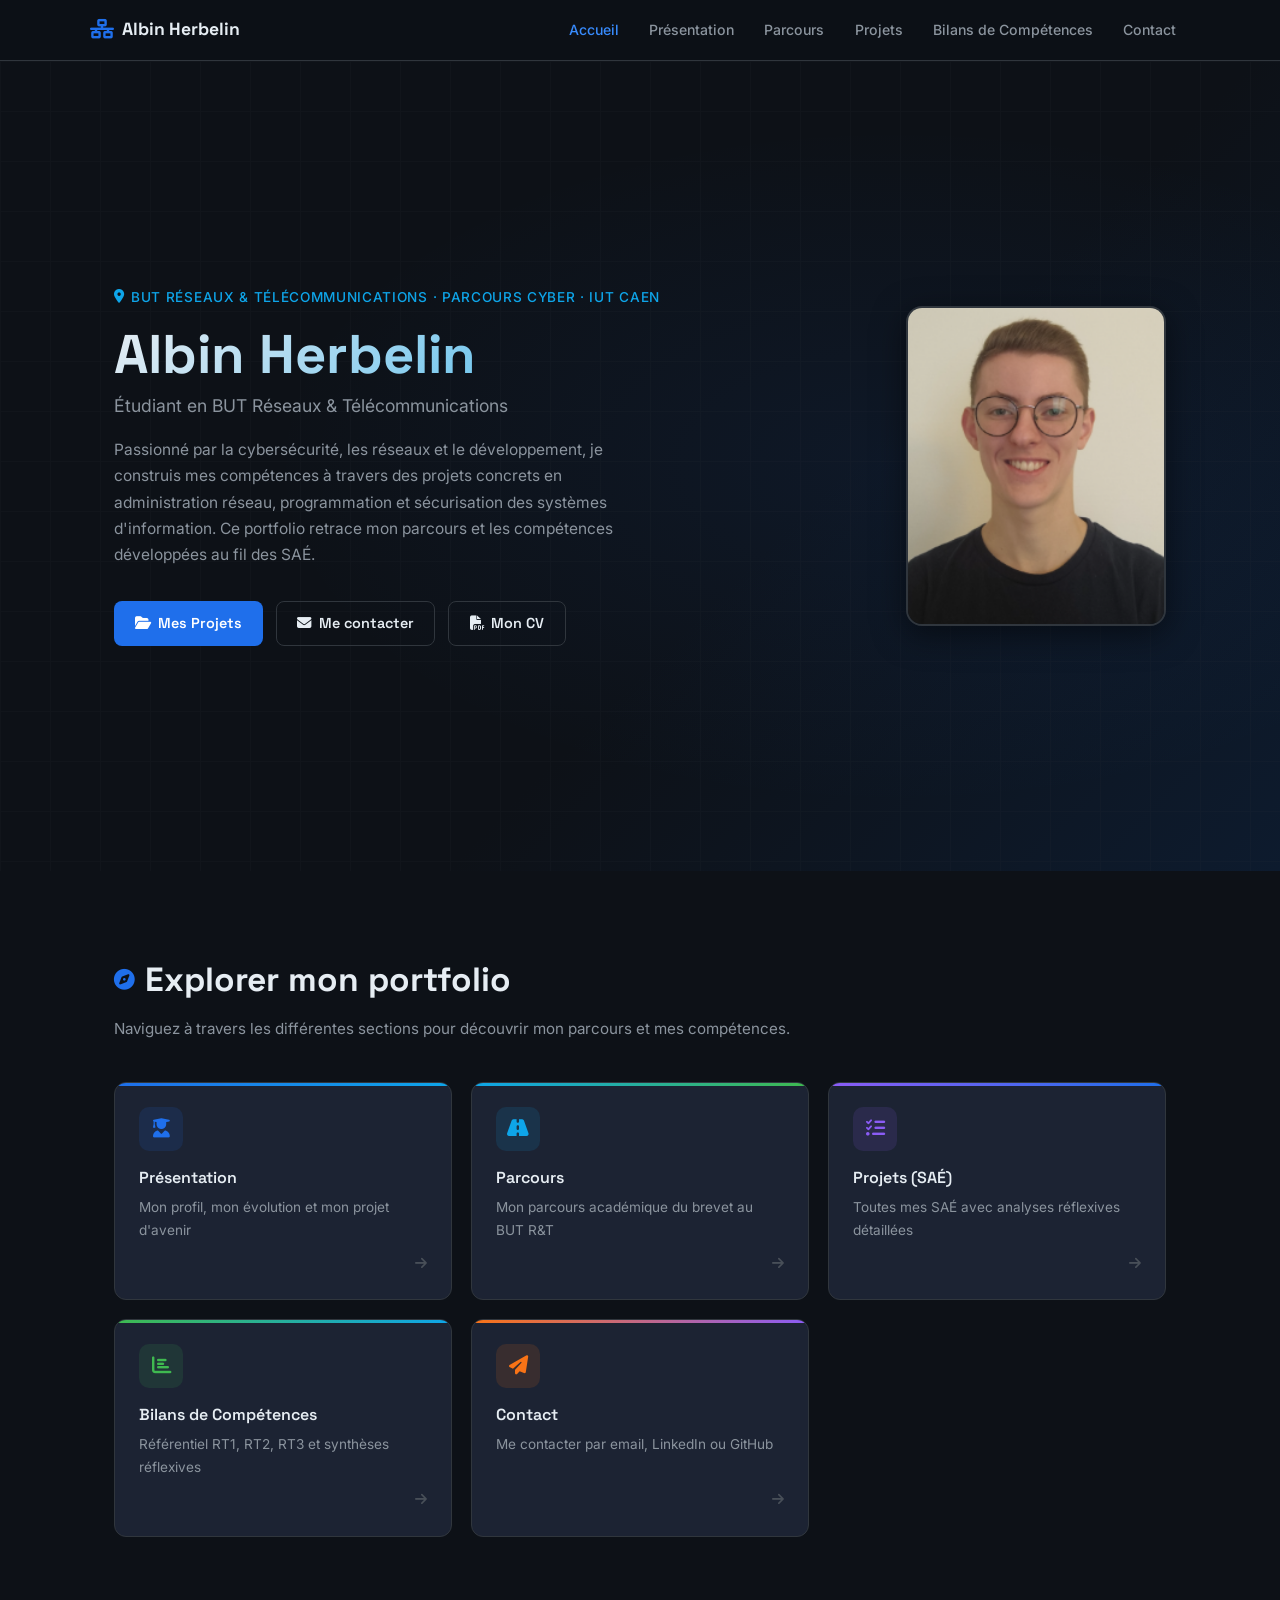
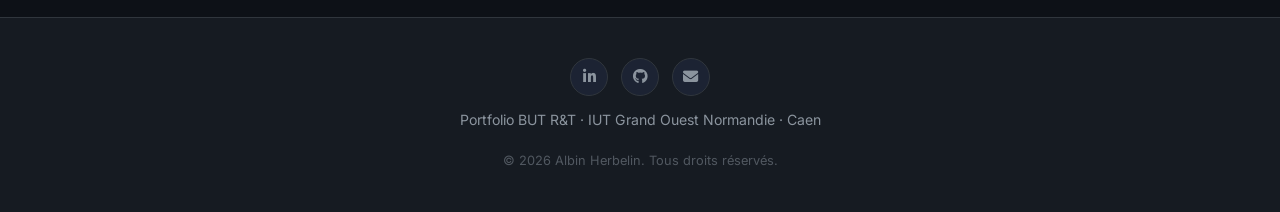
<file: index.html>
<!DOCTYPE html>
<html lang="fr">
<head>
  <meta charset="UTF-8">
  <meta name="viewport" content="width=device-width, initial-scale=1.0">
  <title>Albin Herbelin | Portfolio R&T</title>
  <link rel="stylesheet" href="https://cdnjs.cloudflare.com/ajax/libs/font-awesome/6.4.0/css/all.min.css">
  <link href="https://fonts.googleapis.com/css2?family=Inter:wght@300;400;500;600;700&family=Space+Grotesk:wght@400;500;600;700&display=swap" rel="stylesheet">
  <link rel="stylesheet" href="./styles/styles.css">
</head>
<body>

<!-- ════════════════════════════════════════════════════
     NAVBAR
════════════════════════════════════════════════════ -->
<nav class="navbar">
  <div class="container-navbar">
    <a href="./index.html" class="logo">
      <i class="fas fa-network-wired"></i>
      <span>Albin Herbelin</span>
    </a>
    <div class="nav-links" id="navLinks">
      <a href="./index.html" class="nav-active">Accueil</a>
      <a href="./presentation.html">Présentation</a>
      <a href="./parcours.html">Parcours</a>
      <a href="./projets.html">Projets</a>
      <a href="./bilans.html">Bilans de Compétences</a>
      <a href="./contact.html">Contact</a>
    </div>
    <button class="menu-toggle" id="menuToggle" aria-label="Menu">
      <i class="fas fa-bars"></i>
    </button>
  </div>
</nav>

<!-- ════════════════════════════════════════════════════
     HERO
════════════════════════════════════════════════════ -->
<section id="accueil" class="hero">
  <div class="hero-bg"></div>
  <div class="container hero-inner">
    <div class="hero-text">
      <p class="hero-eyebrow">
        <i class="fas fa-map-marker-alt"></i>
        BUT Réseaux &amp; Télécommunications · Parcours Cyber · IUT Caen
      </p>
      <h1>Albin Herbelin</h1>
      <h2>Étudiant en BUT Réseaux &amp; Télécommunications</h2>
      <p class="hero-desc">
        Passionné par la cybersécurité, les réseaux et le développement, je construis mes compétences à travers des projets concrets en administration réseau, programmation et sécurisation des systèmes d'information. Ce portfolio retrace mon parcours et les compétences développées au fil des SAÉ.
      </p>
      <div class="hero-btns">
        <a href="./projets.html" class="btn btn-primary"><i class="fas fa-folder-open"></i> Mes Projets</a>
        <a href="./contact.html" class="btn btn-outline"><i class="fas fa-envelope"></i> Me contacter</a>
        <a href="./CV.pdf" class="btn btn-outline" target="_blank"><i class="fas fa-file-pdf"></i> Mon CV</a>
      </div>
    </div>
    <div class="hero-photo-wrap">
      <img src="./styles/photos/pp.png" alt="Photo de profil" class="profile-img" onerror="this.style.display='none';this.nextElementSibling.style.display='flex'">
      <div class="profile-placeholder" style="display:none">
        <i class="fas fa-user"></i>
        <span>Votre photo</span>
      </div>
    </div>
  </div>
</section>

<!-- ════════════════════════════════════════════════════
     NAVIGATION RAPIDE
════════════════════════════════════════════════════ -->
<section class="section">
  <div class="container">
    <h2 class="section-title"><i class="fas fa-compass"></i> Explorer mon portfolio</h2>
    <p class="section-sub">Naviguez à travers les différentes sections pour découvrir mon parcours et mes compétences.</p>

    <div class="quick-nav-grid">
      <a href="./presentation.html" class="quick-nav-card qn-pres">
        <div class="qn-icon"><i class="fas fa-user-graduate"></i></div>
        <h3>Présentation</h3>
        <p>Mon profil, mon évolution et mon projet d'avenir</p>
        <span class="qn-arrow"><i class="fas fa-arrow-right"></i></span>
      </a>
      <a href="./parcours.html" class="quick-nav-card qn-parcours">
        <div class="qn-icon"><i class="fas fa-road"></i></div>
        <h3>Parcours</h3>
        <p>Mon parcours académique du brevet au BUT R&amp;T</p>
        <span class="qn-arrow"><i class="fas fa-arrow-right"></i></span>
      </a>
      <a href="./projets.html" class="quick-nav-card qn-projets">
        <div class="qn-icon"><i class="fas fa-tasks"></i></div>
        <h3>Projets (SAÉ)</h3>
        <p>Toutes mes SAÉ avec analyses réflexives détaillées</p>
        <span class="qn-arrow"><i class="fas fa-arrow-right"></i></span>
      </a>
      <a href="./bilans.html" class="quick-nav-card qn-bilans">
        <div class="qn-icon"><i class="fas fa-chart-bar"></i></div>
        <h3>Bilans de Compétences</h3>
        <p>Référentiel RT1, RT2, RT3 et synthèses réflexives</p>
        <span class="qn-arrow"><i class="fas fa-arrow-right"></i></span>
      </a>
      <a href="./contact.html" class="quick-nav-card qn-contact">
        <div class="qn-icon"><i class="fas fa-paper-plane"></i></div>
        <h3>Contact</h3>
        <p>Me contacter par email, LinkedIn ou GitHub</p>
        <span class="qn-arrow"><i class="fas fa-arrow-right"></i></span>
      </a>
    </div>
  </div>
</section>

<!-- ════════════════════════════════════════════════════
     FOOTER
════════════════════════════════════════════════════ -->
<footer>
  <div class="container">
    <div class="social-links">
      <a href="https://www.linkedin.com/in/albin-herbelin-88a886366/" aria-label="LinkedIn" target="_blank"><i class="fab fa-linkedin-in"></i></a>
      <a href="https://github.com/AgentXZ" aria-label="GitHub" target="_blank"><i class="fab fa-github"></i></a>
      <a href="mailto:albin.herbelin060707@email.com" aria-label="Email"><i class="fas fa-envelope"></i></a>
    </div>
    <p>Portfolio BUT R&amp;T · IUT Grand Ouest Normandie · Caen</p>
    <p style="font-size:.8rem;margin-top:.3rem;opacity:.5">© 2026 Albin Herbelin. Tous droits réservés.</p>
  </div>
</footer>

<script>
  const menuToggle = document.getElementById('menuToggle');
  const navLinks = document.getElementById('navLinks');
  if (menuToggle && navLinks) menuToggle.addEventListener('click', () => navLinks.classList.toggle('open'));
</script>

</body>
</html>
</file>
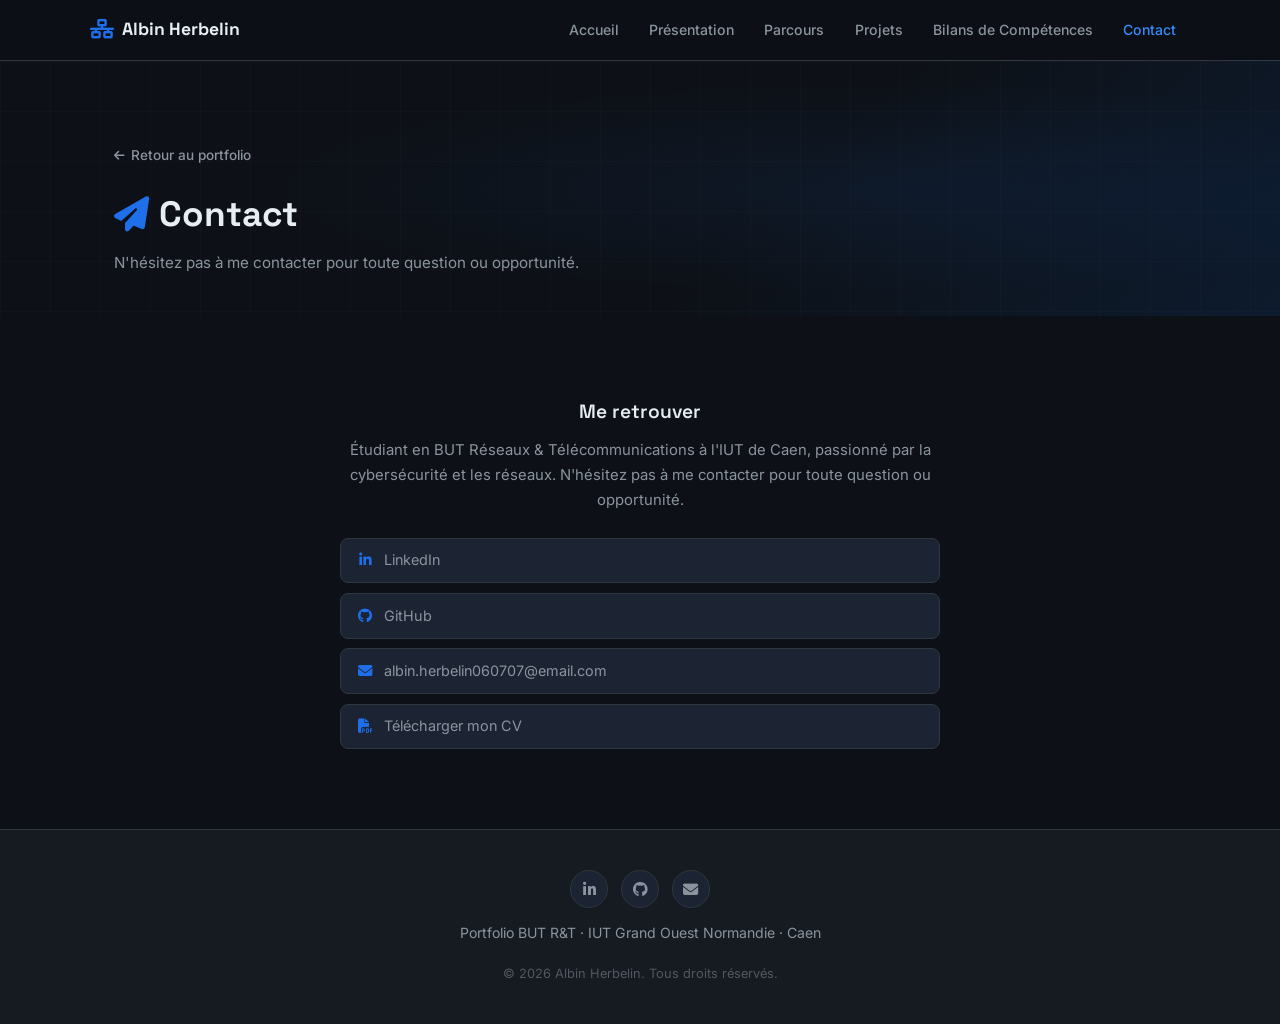
<file: contact.html>
<!DOCTYPE html>
<html lang="fr">
<head>
  <meta charset="UTF-8">
  <meta name="viewport" content="width=device-width, initial-scale=1.0">
  <title>Contact | Albin Herbelin – Portfolio R&T</title>
  <link rel="stylesheet" href="https://cdnjs.cloudflare.com/ajax/libs/font-awesome/6.4.0/css/all.min.css">
  <link href="https://fonts.googleapis.com/css2?family=Inter:wght@300;400;500;600;700&family=Space+Grotesk:wght@400;500;600;700&display=swap" rel="stylesheet">
  <link rel="stylesheet" href="./styles/styles.css">
</head>
<body>
<nav class="navbar">
  <div class="container-navbar">
    <a href="./index.html" class="logo"><i class="fas fa-network-wired"></i><span>Albin Herbelin</span></a>
    <div class="nav-links" id="navLinks">
      <a href="./index.html">Accueil</a>
      <a href="./presentation.html">Présentation</a>
      <a href="./parcours.html">Parcours</a>
      <a href="./projets.html">Projets</a>
      <a href="./bilans.html">Bilans de Compétences</a>
      <a href="./contact.html" class="nav-active">Contact</a>
    </div>
    <button class="menu-toggle" id="menuToggle" aria-label="Menu"><i class="fas fa-bars"></i></button>
  </div>
</nav>

<section class="page-hero">
  <div class="hero-bg"></div>
  <div class="container page-hero-inner">
    <a href="./index.html" class="back-link"><i class="fas fa-arrow-left"></i> Retour au portfolio</a>
    <h1><i class="fas fa-paper-plane"></i> Contact</h1>
    <p class="page-hero-sub">N'hésitez pas à me contacter pour toute question ou opportunité.</p>
  </div>
</section>

<section class="section">
  <div class="container">
    <div class="contact-wrapper" style="text-align: center; display: flex; flex-direction: column; align-items: center; gap: 2rem;">
      <div class="contact-info" style="max-width: 600px;">
        <h3>Me retrouver</h3>
        <p>Étudiant en BUT Réseaux &amp; Télécommunications à l'IUT de Caen, passionné par la cybersécurité et les réseaux. N'hésitez pas à me contacter pour toute question ou opportunité.</p>
        <div class="contact-links">
          <a href="https://www.linkedin.com/in/albin-herbelin-88a886366/" class="contact-link" target="_blank"><i class="fab fa-linkedin-in"></i> LinkedIn</a>
          <a href="https://github.com/AgentXZ" class="contact-link" target="_blank"><i class="fab fa-github"></i> GitHub</a>
          <a href="mailto:albin.herbelin060707@email.com" class="contact-link"><i class="fas fa-envelope"></i> albin.herbelin060707@email.com</a>
          <a href="./CV.pdf" class="contact-link" target="_blank"><i class="fas fa-file-pdf"></i> Télécharger mon CV</a>
        </div>
      </div>
    </div>
  </div>
</section>

<footer>
  <div class="container">
    <div class="social-links">
      <a href="https://www.linkedin.com/in/albin-herbelin-88a886366/" aria-label="LinkedIn" target="_blank"><i class="fab fa-linkedin-in"></i></a>
      <a href="https://github.com/AgentXZ" aria-label="GitHub" target="_blank"><i class="fab fa-github"></i></a>
      <a href="mailto:albin.herbelin060707@email.com" aria-label="Email"><i class="fas fa-envelope"></i></a>
    </div>
    <p>Portfolio BUT R&amp;T · IUT Grand Ouest Normandie · Caen</p>
    <p style="font-size:.8rem;margin-top:.3rem;opacity:.5">© 2026 Albin Herbelin. Tous droits réservés.</p>
  </div>
</footer>

<script>
  const menuToggle = document.getElementById('menuToggle');
  const navLinks = document.getElementById('navLinks');
  if (menuToggle && navLinks) menuToggle.addEventListener('click', () => navLinks.classList.toggle('open'));
</script>
</body>
</html>
</file>
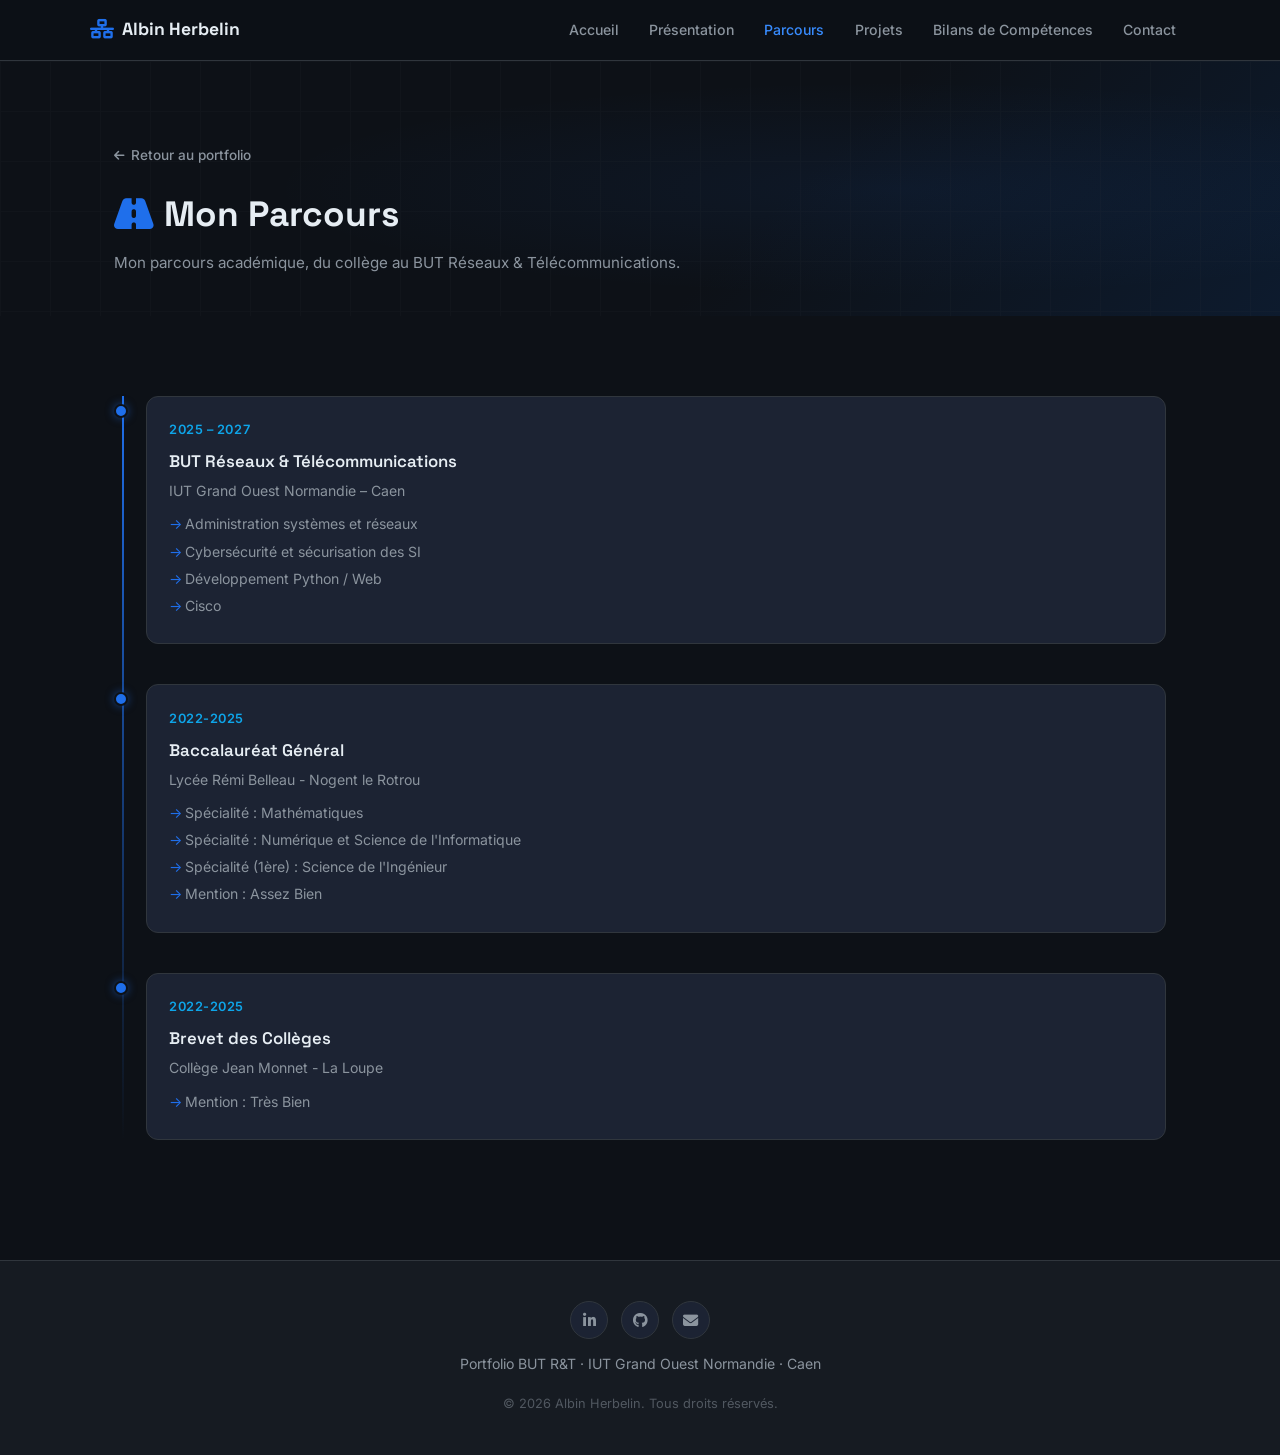
<file: parcours.html>
<!DOCTYPE html>
<html lang="fr">
<head>
  <meta charset="UTF-8">
  <meta name="viewport" content="width=device-width, initial-scale=1.0">
  <title>Parcours | Albin Herbelin – Portfolio R&T</title>
  <link rel="stylesheet" href="https://cdnjs.cloudflare.com/ajax/libs/font-awesome/6.4.0/css/all.min.css">
  <link href="https://fonts.googleapis.com/css2?family=Inter:wght@300;400;500;600;700&family=Space+Grotesk:wght@400;500;600;700&display=swap" rel="stylesheet">
  <link rel="stylesheet" href="./styles/styles.css">
</head>
<body>
<nav class="navbar">
  <div class="container-navbar">
    <a href="./index.html" class="logo"><i class="fas fa-network-wired"></i><span>Albin Herbelin</span></a>
    <div class="nav-links" id="navLinks">
      <a href="./index.html">Accueil</a>
      <a href="./presentation.html">Présentation</a>
      <a href="./parcours.html" class="nav-active">Parcours</a>
      <a href="./projets.html">Projets</a>
      <a href="./bilans.html">Bilans de Compétences</a>
      <a href="./contact.html">Contact</a>
    </div>
    <button class="menu-toggle" id="menuToggle" aria-label="Menu"><i class="fas fa-bars"></i></button>
  </div>
</nav>

<section class="page-hero">
  <div class="hero-bg"></div>
  <div class="container page-hero-inner">
    <a href="./index.html" class="back-link"><i class="fas fa-arrow-left"></i> Retour au portfolio</a>
    <h1><i class="fas fa-road"></i> Mon Parcours</h1>
    <p class="page-hero-sub">Mon parcours académique, du collège au BUT Réseaux & Télécommunications.</p>
  </div>
</section>

<section class="section">
  <div class="container">
    <div class="timeline">

      <div class="timeline-item">
        <div class="timeline-content">
          <div class="timeline-date">2025 – 2027</div>
          <h3>BUT Réseaux &amp; Télécommunications</h3>
          <p>IUT Grand Ouest Normandie – Caen</p>
          <ul>
            <li>Administration systèmes et réseaux</li>
            <li>Cybersécurité et sécurisation des SI</li>
            <li>Développement Python / Web</li>
            <li>Cisco</li>
          </ul>
        </div>
      </div>

      <div class="timeline-item">
        <div class="timeline-content">
          <div class="timeline-date">2022-2025</div>
          <h3>Baccalauréat Général</h3>
          <p>Lycée Rémi Belleau - Nogent le Rotrou</p>
          <ul>
            <li>Spécialité : Mathématiques</li>
            <li>Spécialité : Numérique et Science de l'Informatique</li>
            <li>Spécialité (1ère) : Science de l'Ingénieur</li>
            <li>Mention : Assez Bien</li>
          </ul>
        </div>
      </div>

      <div class="timeline-item">
        <div class="timeline-content">
          <div class="timeline-date">2022-2025</div>
          <h3>Brevet des Collèges</h3>
          <p>Collège Jean Monnet - La Loupe</p>
          <ul>
            <li>Mention : Très Bien</li>
          </ul>
        </div>
      </div>

    </div>
  </div>
</section>

<footer>
  <div class="container">
    <div class="social-links">
      <a href="https://www.linkedin.com/in/albin-herbelin-88a886366/" aria-label="LinkedIn" target="_blank"><i class="fab fa-linkedin-in"></i></a>
      <a href="https://github.com/AgentXZ" aria-label="GitHub" target="_blank"><i class="fab fa-github"></i></a>
      <a href="mailto:albin.herbelin060707@email.com" aria-label="Email"><i class="fas fa-envelope"></i></a>
    </div>
    <p>Portfolio BUT R&amp;T · IUT Grand Ouest Normandie · Caen</p>
    <p style="font-size:.8rem;margin-top:.3rem;opacity:.5">© 2026 Albin Herbelin. Tous droits réservés.</p>
  </div>
</footer>

<script>
  const menuToggle = document.getElementById('menuToggle');
  const navLinks = document.getElementById('navLinks');
  if (menuToggle && navLinks) menuToggle.addEventListener('click', () => navLinks.classList.toggle('open'));
</script>
</body>
</html>
</file>
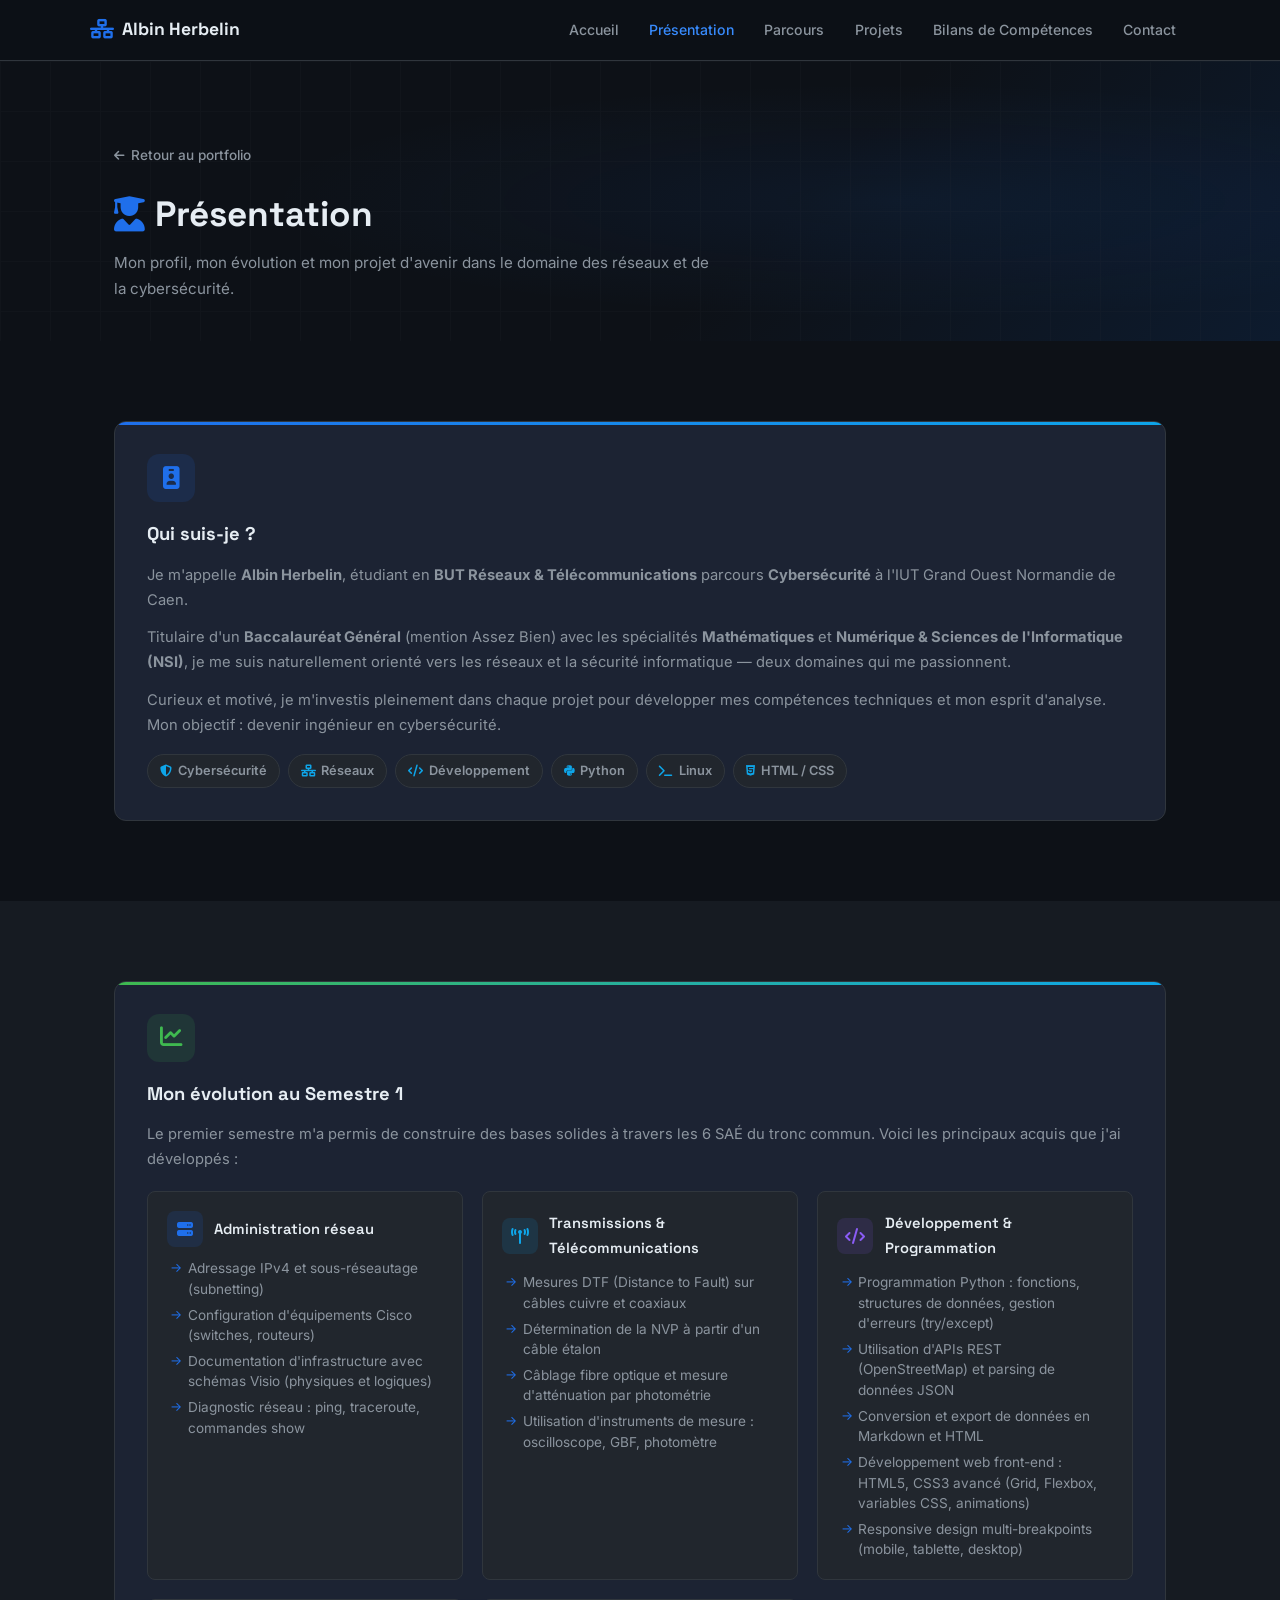
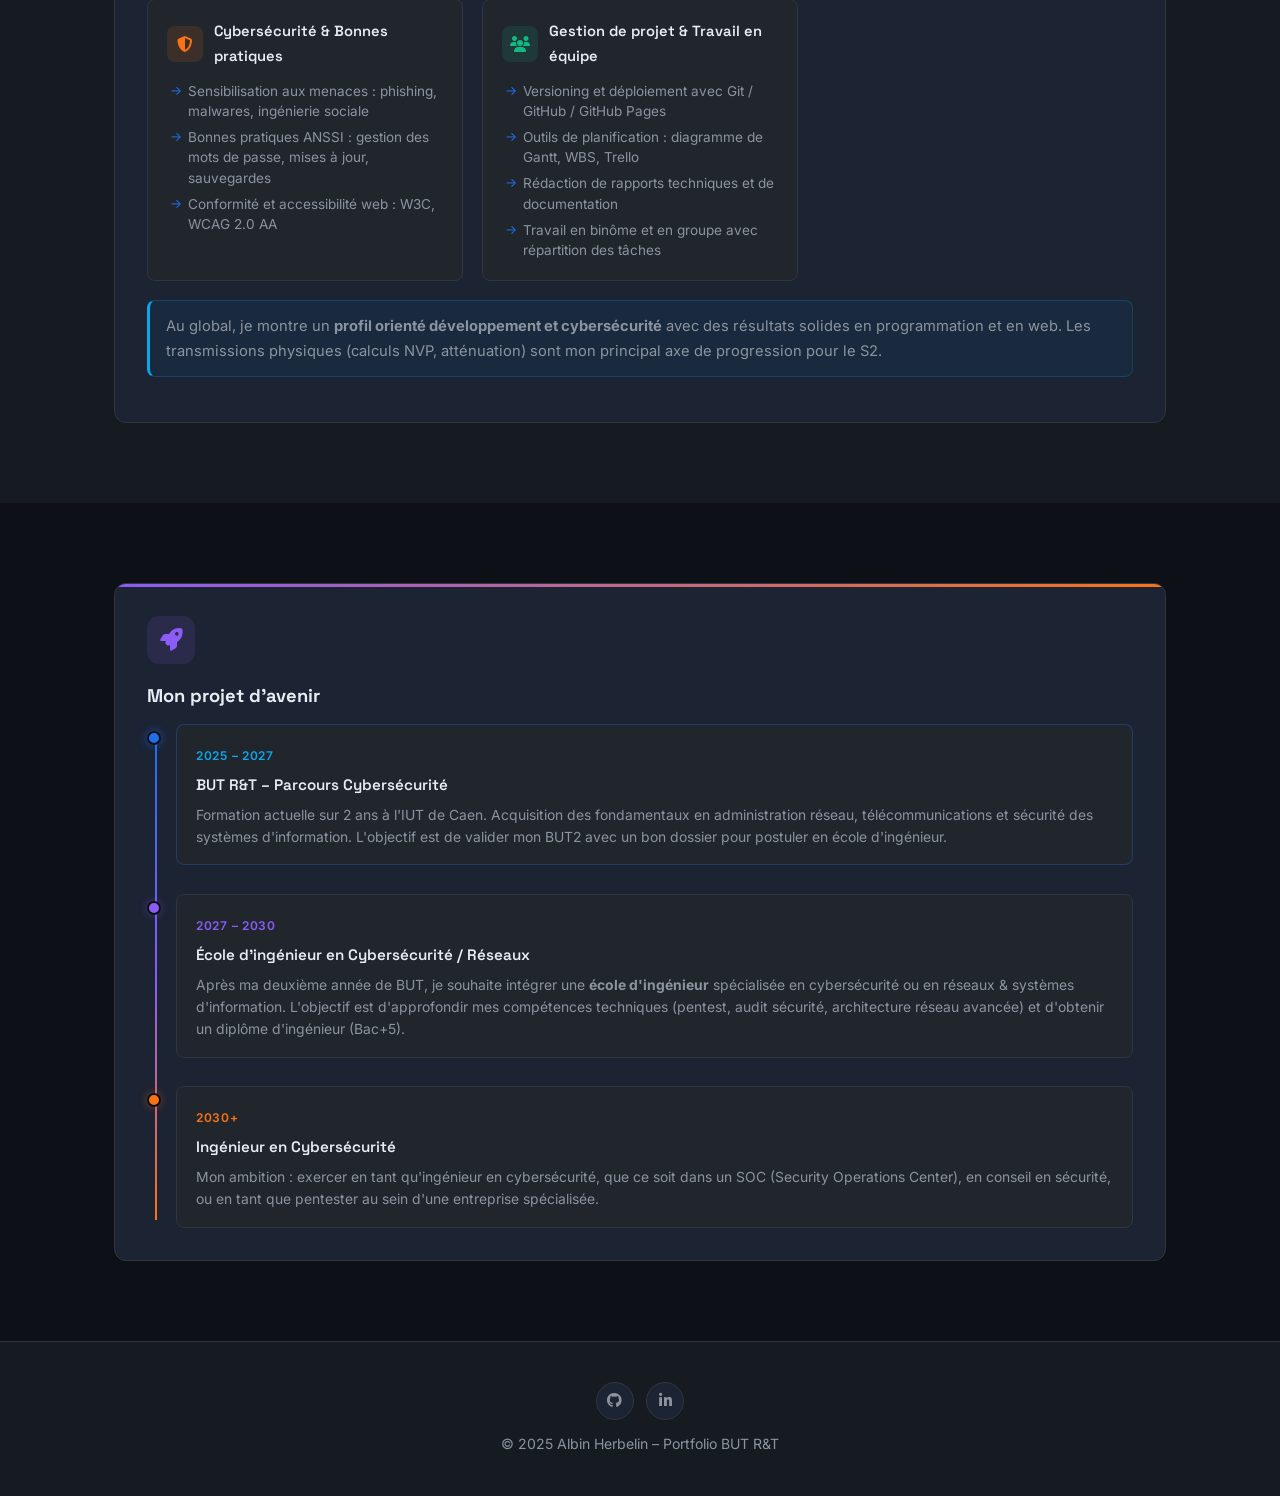
<file: presentation.html>
<!DOCTYPE html>
<html lang="fr">
<head>
  <meta charset="UTF-8">
  <meta name="viewport" content="width=device-width, initial-scale=1.0">
  <title>Présentation | Albin Herbelin – Portfolio R&T</title>
  <meta name="description" content="Présentation d'Albin Herbelin, étudiant en BUT Réseaux & Télécommunications parcours Cybersécurité à l'IUT de Caen.">
  <link rel="stylesheet" href="https://cdnjs.cloudflare.com/ajax/libs/font-awesome/6.4.0/css/all.min.css">
  <link href="https://fonts.googleapis.com/css2?family=Inter:wght@300;400;500;600;700&family=Space+Grotesk:wght@400;500;600;700&display=swap" rel="stylesheet">
  <link rel="stylesheet" href="./styles/styles.css">
</head>
<body>

<!-- ════════════════════════════════════════════════════
     NAVBAR
════════════════════════════════════════════════════ -->
<nav class="navbar">
  <div class="container-navbar">
    <a href="./index.html#accueil" class="logo">
      <i class="fas fa-network-wired"></i>
      <span>Albin Herbelin</span>
    </a>
    <div class="nav-links" id="navLinks">
      <a href="./index.html">Accueil</a>
      <a href="./presentation.html" class="nav-active">Présentation</a>
      <a href="./parcours.html">Parcours</a>
      <a href="./projets.html">Projets</a>
      <a href="./bilans.html">Bilans de Compétences</a>
      <a href="./contact.html">Contact</a>
    </div>
    <button class="menu-toggle" id="menuToggle" aria-label="Menu">
      <i class="fas fa-bars"></i>
    </button>
  </div>
</nav>

<!-- ════════════════════════════════════════════════════
     HERO MINI – En-tête de page
════════════════════════════════════════════════════ -->
<section class="page-hero">
  <div class="hero-bg"></div>
  <div class="container page-hero-inner">
    <a href="./index.html" class="back-link"><i class="fas fa-arrow-left"></i> Retour au portfolio</a>
    <h1><i class="fas fa-user-graduate"></i> Présentation</h1>
    <p class="page-hero-sub">Mon profil, mon évolution et mon projet d'avenir dans le domaine des réseaux et de la cybersécurité.</p>
  </div>
</section>

<!-- ════════════════════════════════════════════════════
     PROFIL
════════════════════════════════════════════════════ -->
<section class="section">
  <div class="container">
    <div class="pres-card pres-profil">
      <div class="pres-card-icon"><i class="fas fa-id-badge"></i></div>
      <h3>Qui suis-je ?</h3>
      <p>Je m'appelle <strong>Albin Herbelin</strong>, étudiant en <strong>BUT Réseaux &amp; Télécommunications</strong> parcours <strong>Cybersécurité</strong> à l'IUT Grand Ouest Normandie de Caen.</p>
      <p>Titulaire d'un <strong>Baccalauréat Général</strong> (mention Assez Bien) avec les spécialités <strong>Mathématiques</strong> et <strong>Numérique &amp; Sciences de l'Informatique (NSI)</strong>, je me suis naturellement orienté vers les réseaux et la sécurité informatique — deux domaines qui me passionnent.</p>
      <p>Curieux et motivé, je m'investis pleinement dans chaque projet pour développer mes compétences techniques et mon esprit d'analyse. Mon objectif : devenir ingénieur en cybersécurité.</p>
      <div class="pres-tags-row">
        <span class="pres-tag"><i class="fas fa-shield-halved"></i> Cybersécurité</span>
        <span class="pres-tag"><i class="fas fa-network-wired"></i> Réseaux</span>
        <span class="pres-tag"><i class="fas fa-code"></i> Développement</span>
        <span class="pres-tag"><i class="fab fa-python"></i> Python</span>
        <span class="pres-tag"><i class="fas fa-terminal"></i> Linux</span>
        <span class="pres-tag"><i class="fab fa-html5"></i> HTML / CSS</span>
      </div>
    </div>
  </div>
</section>

<!-- ════════════════════════════════════════════════════
     ÉVOLUTION – Compétences acquises
════════════════════════════════════════════════════ -->
<section class="section bg-light">
  <div class="container">
    <div class="pres-card pres-evolution">
      <div class="pres-card-icon"><i class="fas fa-chart-line"></i></div>
      <h3>Mon évolution au Semestre 1</h3>
      <p>Le premier semestre m'a permis de construire des bases solides à travers les 6 SAÉ du tronc commun. Voici les principaux acquis que j'ai développés :</p>

      <div class="evo-competences">

        <div class="evo-comp-block">
          <div class="evo-comp-header">
            <span class="evo-comp-icon" style="background:rgba(31,111,235,.12);color:var(--accent)"><i class="fas fa-server"></i></span>
            <h4>Administration réseau</h4>
          </div>
          <ul class="evo-comp-list">
            <li>Adressage IPv4 et sous-réseautage (subnetting)</li>
            <li>Configuration d'équipements Cisco (switches, routeurs)</li>
            <li>Documentation d'infrastructure avec schémas Visio (physiques et logiques)</li>
            <li>Diagnostic réseau : ping, traceroute, commandes show</li>
          </ul>
        </div>

        <div class="evo-comp-block">
          <div class="evo-comp-header">
            <span class="evo-comp-icon" style="background:rgba(14,165,233,.12);color:var(--accent2)"><i class="fas fa-broadcast-tower"></i></span>
            <h4>Transmissions &amp; Télécommunications</h4>
          </div>
          <ul class="evo-comp-list">
            <li>Mesures DTF (Distance to Fault) sur câbles cuivre et coaxiaux</li>
            <li>Détermination de la NVP à partir d'un câble étalon</li>
            <li>Câblage fibre optique et mesure d'atténuation par photométrie</li>
            <li>Utilisation d'instruments de mesure : oscilloscope, GBF, photomètre</li>
          </ul>
        </div>

        <div class="evo-comp-block">
          <div class="evo-comp-header">
            <span class="evo-comp-icon" style="background:rgba(139,92,246,.12);color:var(--rt3)"><i class="fas fa-code"></i></span>
            <h4>Développement &amp; Programmation</h4>
          </div>
          <ul class="evo-comp-list">
            <li>Programmation Python : fonctions, structures de données, gestion d'erreurs (try/except)</li>
            <li>Utilisation d'APIs REST (OpenStreetMap) et parsing de données JSON</li>
            <li>Conversion et export de données en Markdown et HTML</li>
            <li>Développement web front-end : HTML5, CSS3 avancé (Grid, Flexbox, variables CSS, animations)</li>
            <li>Responsive design multi-breakpoints (mobile, tablette, desktop)</li>
          </ul>
        </div>

        <div class="evo-comp-block">
          <div class="evo-comp-header">
            <span class="evo-comp-icon" style="background:rgba(249,115,22,.12);color:var(--cyber)"><i class="fas fa-shield-halved"></i></span>
            <h4>Cybersécurité &amp; Bonnes pratiques</h4>
          </div>
          <ul class="evo-comp-list">
            <li>Sensibilisation aux menaces : phishing, malwares, ingénierie sociale</li>
            <li>Bonnes pratiques ANSSI : gestion des mots de passe, mises à jour, sauvegardes</li>
            <li>Conformité et accessibilité web : W3C, WCAG 2.0 AA</li>
          </ul>
        </div>

        <div class="evo-comp-block">
          <div class="evo-comp-header">
            <span class="evo-comp-icon" style="background:rgba(16,185,129,.12);color:var(--stage)"><i class="fas fa-users"></i></span>
            <h4>Gestion de projet &amp; Travail en équipe</h4>
          </div>
          <ul class="evo-comp-list">
            <li>Versioning et déploiement avec Git / GitHub / GitHub Pages</li>
            <li>Outils de planification : diagramme de Gantt, WBS, Trello</li>
            <li>Rédaction de rapports techniques et de documentation</li>
            <li>Travail en binôme et en groupe avec répartition des tâches</li>
          </ul>
        </div>

      </div>

      <p class="evo-synthesis">Au global, je montre un <strong>profil orienté développement et cybersécurité</strong> avec des résultats solides en programmation et en web. Les transmissions physiques (calculs NVP, atténuation) sont mon principal axe de progression pour le S2.</p>
    </div>
  </div>
</section>

<!-- ════════════════════════════════════════════════════
     POURSUITE D'ÉTUDES
════════════════════════════════════════════════════ -->
<section class="section">
  <div class="container">
    <div class="pres-card pres-poursuite">
      <div class="pres-card-icon"><i class="fas fa-rocket"></i></div>
      <h3>Mon projet d'avenir</h3>
      <div class="poursuite-timeline">
        <div class="poursuite-step active">
          <div class="poursuite-dot"></div>
          <div class="poursuite-content">
            <span class="poursuite-date">2025 – 2027</span>
            <h4>BUT R&amp;T – Parcours Cybersécurité</h4>
            <p>Formation actuelle sur 2 ans à l'IUT de Caen. Acquisition des fondamentaux en administration réseau, télécommunications et sécurité des systèmes d'information. L'objectif est de valider mon BUT2 avec un bon dossier pour postuler en école d'ingénieur.</p>
          </div>
        </div>
        <div class="poursuite-step future">
          <div class="poursuite-dot"></div>
          <div class="poursuite-content">
            <span class="poursuite-date">2027 – 2030</span>
            <h4>École d'ingénieur en Cybersécurité / Réseaux</h4>
            <p>Après ma deuxième année de BUT, je souhaite intégrer une <strong>école d'ingénieur</strong> spécialisée en cybersécurité ou en réseaux &amp; systèmes d'information. L'objectif est d'approfondir mes compétences techniques (pentest, audit sécurité, architecture réseau avancée) et d'obtenir un diplôme d'ingénieur (Bac+5).</p>
          </div>
        </div>
        <div class="poursuite-step future-goal">
          <div class="poursuite-dot"></div>
          <div class="poursuite-content">
            <span class="poursuite-date">2030+</span>
            <h4>Ingénieur en Cybersécurité</h4>
            <p>Mon ambition : exercer en tant qu'ingénieur en cybersécurité, que ce soit dans un SOC (Security Operations Center), en conseil en sécurité, ou en tant que pentester au sein d'une entreprise spécialisée.</p>
          </div>
        </div>
      </div>
    </div>
  </div>
</section>

<!-- ════════════════════════════════════════════════════
     FOOTER
════════════════════════════════════════════════════ -->
<footer>
  <div class="container">
    <div class="social-links">
      <a href="https://github.com/AgentXZ" target="_blank" aria-label="GitHub"><i class="fab fa-github"></i></a>
      <a href="https://www.linkedin.com/" target="_blank" aria-label="LinkedIn"><i class="fab fa-linkedin-in"></i></a>
    </div>
    <p>&copy; 2025 Albin Herbelin – Portfolio BUT R&amp;T</p>
  </div>
</footer>

<script>
  // Menu toggle mobile
  const menuToggle = document.getElementById('menuToggle');
  const navLinks = document.getElementById('navLinks');
  if (menuToggle && navLinks) {
    menuToggle.addEventListener('click', () => navLinks.classList.toggle('open'));
  }
</script>

</body>
</html>
</file>
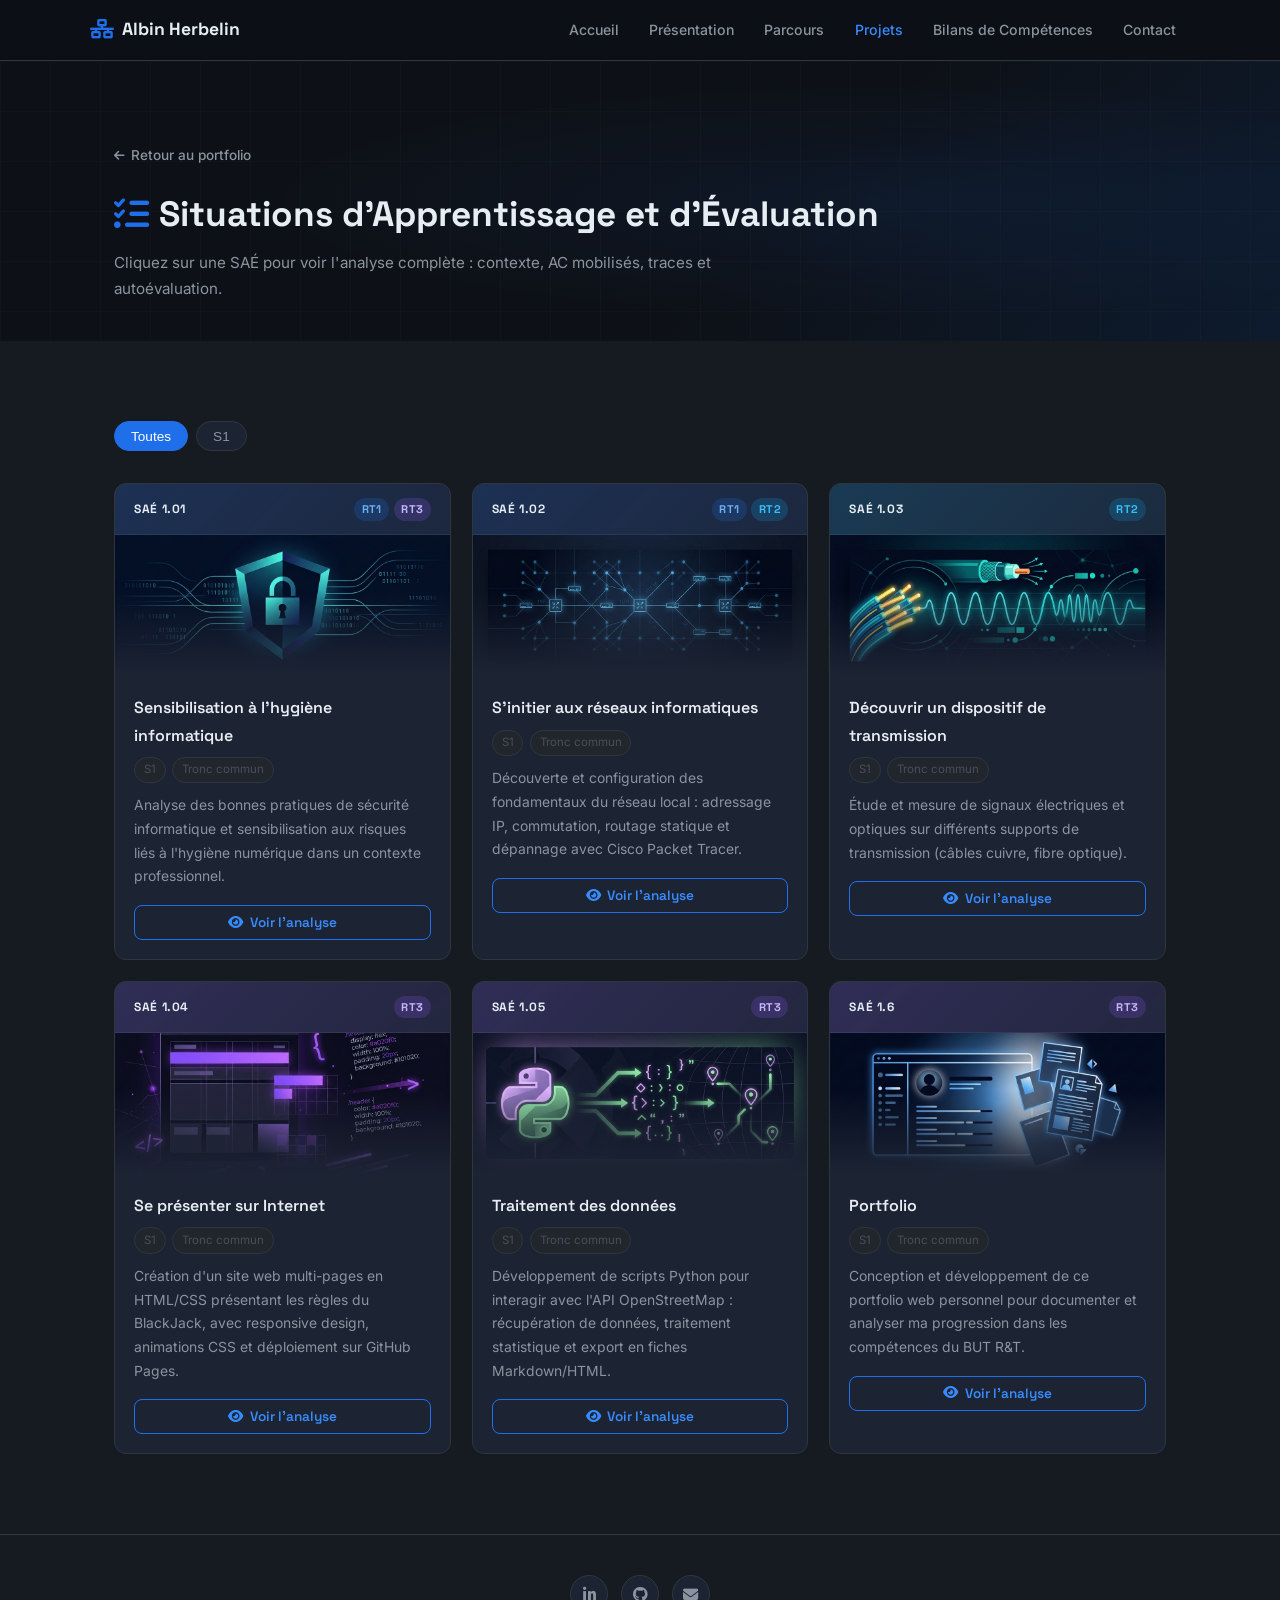
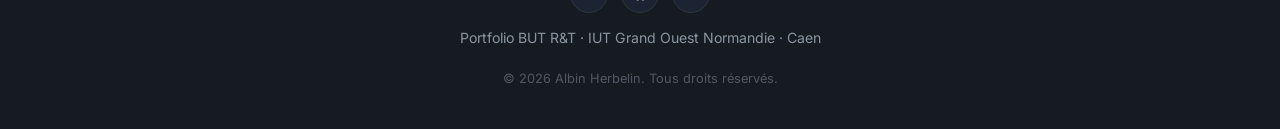
<file: projets.html>
<!DOCTYPE html>
<html lang="fr">
<head>
  <meta charset="UTF-8">
  <meta name="viewport" content="width=device-width, initial-scale=1.0">
  <title>Projets | Albin Herbelin – Portfolio R&T</title>
  <link rel="stylesheet" href="https://cdnjs.cloudflare.com/ajax/libs/font-awesome/6.4.0/css/all.min.css">
  <link href="https://fonts.googleapis.com/css2?family=Inter:wght@300;400;500;600;700&family=Space+Grotesk:wght@400;500;600;700&display=swap" rel="stylesheet">
  <link rel="stylesheet" href="./styles/styles.css">
</head>
<body>
<nav class="navbar">
  <div class="container-navbar">
    <a href="./index.html" class="logo"><i class="fas fa-network-wired"></i><span>Albin Herbelin</span></a>
    <div class="nav-links" id="navLinks">
      <a href="./index.html">Accueil</a>
      <a href="./presentation.html">Présentation</a>
      <a href="./parcours.html">Parcours</a>
      <a href="./projets.html" class="nav-active">Projets</a>
      <a href="./bilans.html">Bilans de Compétences</a>
      <a href="./contact.html">Contact</a>
    </div>
    <button class="menu-toggle" id="menuToggle" aria-label="Menu"><i class="fas fa-bars"></i></button>
  </div>
</nav>

<section class="page-hero">
  <div class="hero-bg"></div>
  <div class="container page-hero-inner">
    <a href="./index.html" class="back-link"><i class="fas fa-arrow-left"></i> Retour au portfolio</a>
    <h1><i class="fas fa-tasks"></i> Situations d'Apprentissage et d'Évaluation</h1>
    <p class="page-hero-sub">Cliquez sur une SAÉ pour voir l'analyse complète : contexte, AC mobilisés, traces et autoévaluation.</p>
  </div>
</section>

<section class="section bg-light">
  <div class="container">
    <div class="sae-filters">
      <button class="filter-btn active" data-filter="all">Toutes</button>
      <button class="filter-btn" data-filter="s1">S1</button>
      <!-- <button class="filter-btn" data-filter="s2">S2</button> -->
    </div>

    <div class="projects-grid" id="saes-grid">
      <!-- ── SAÉ 1.01 ── -->
      <div class="project-card" data-sem="s1">
        <div class="sae-card-header header-rt1">
          <span class="sae-code-badge">SAÉ 1.01</span>
          <div class="sae-comps">
            <span class="comp-chip chip-rt1">RT1</span>
            <span class="comp-chip chip-rt3">RT3</span>
          </div>
        </div>
        <div class="sae-card-thumb"><img src="./styles/photos/sae/sae11.png" alt="Cybersécurité – hygiène informatique" loading="lazy"></div>
        <div class="project-info">
          <h3>Sensibilisation à l'hygiène informatique</h3>
          <div class="project-tags">
            <span class="tag">S1</span><span class="tag">Tronc commun</span>
          </div>
          <p>Analyse des bonnes pratiques de sécurité informatique et sensibilisation aux risques liés à l'hygiène numérique dans un contexte professionnel.</p>
          <button class="btn details-btn"
            data-sae-id="sae101"
            data-title="SAÉ 1.1 – Sensibilisation à l'hygiène informatique"
            data-semestre="Semestre 1 – Tronc commun"
            data-competences="RT1, RT3"
            data-ac="AC11.02, AC11.04, AC11.05, AC13.01"
            data-contexte="Dans le cadre de cette SAÉ, nous avons été sensibilisés aux bonnes pratiques de sécurité informatique. L'objectif était d'identifier les risques liés à l'hygiène numérique (mots de passe faibles, phishing, mises à jour, etc.) et de proposer des mesures préventives adaptées à un environnement professionnel."
            data-taches="Identification et analyse des principales menaces liées à l'hygiène informatique (phishing, malwares, ingénierie sociale)||Étude des bonnes pratiques recommandées par l'ANSSI et mise en place de politiques de sécurité||Rédaction d'un document de synthèse sur les règles d'hygiène informatique à appliquer en entreprise"
            data-resultats="Document de sensibilisation aux bonnes pratiques de cybersécurité. Meilleure compréhension des risques informatiques courants et des mesures de prévention."
            data-points-forts="Bonne compréhension des enjeux de la cybersécurité au quotidien. Capacité à identifier les comportements à risque et à proposer des solutions concrètes."
            data-difficultes="Difficulté à appréhender l'étendue des menaces possibles et à prioriser les mesures de sécurité les plus pertinentes."
            data-solutions="Consultation des guides de l'ANSSI et de ressources en ligne pour structurer l'analyse des risques de manière méthodique."
            data-apprentissages="Cette SAÉ m'a permis de comprendre l'importance de l'hygiène informatique dans un contexte professionnel et de développer une posture de vigilance face aux menaces numériques."
            data-adaptation="Ces compétences sont directement applicables dans tout environnement de travail : gestion des mots de passe, sensibilisation des collaborateurs, mise en place de politiques de sécurité en entreprise."
            data-niveau-rt1="60"
            data-niveau-rt3="50"
            data-preuves="text|Certification MOOC ANSSI|#|AC11.05|J'ai suivi et validé le MOOC SecNumacadémie de l'ANSSI dans le cadre de cette SAÉ. La plateforme étant actuellement fermée, l'attestation de réussite n'est temporairement pas accessible pour l'ajouter en téléchargement.">
            <i class="fas fa-eye"></i> Voir l'analyse
          </button>
        </div>
      </div>

      <!-- ── SAÉ 1.02 ── -->
      <div class="project-card" data-sem="s1">
        <div class="sae-card-header header-rt1">
          <span class="sae-code-badge">SAÉ 1.02</span>
          <div class="sae-comps">
            <span class="comp-chip chip-rt1">RT1</span>
            <span class="comp-chip chip-rt2">RT2</span>
          </div>
        </div>
        <div class="sae-card-thumb"><img src="./styles/photos/sae/sae12.png" alt="Infrastructure réseau" loading="lazy"></div>
        <div class="project-info">
          <h3>S'initier aux réseaux informatiques</h3>
          <div class="project-tags"><span class="tag">S1</span><span class="tag">Tronc commun</span></div>
          <p>Découverte et configuration des fondamentaux du réseau local : adressage IP, commutation, routage statique et dépannage avec Cisco Packet Tracer.</p>
          <button class="btn details-btn"
            data-sae-id="sae102"
            data-title="SAÉ 1.2 – S'initier aux réseaux informatiques"
            data-semestre="Semestre 1 – Tronc commun"
            data-competences="RT1, RT2"
            data-ac="AC11.02, AC11.03, AC11.04, AC11.05, AC12.01"
            data-contexte="L'objectif de cette SAÉ était de s'initier aux réseaux informatiques en groupe. Nous devions réaliser des schémas physiques et logiques d'une infrastructure réseau à l'aide de Microsoft Visio, établir un plan d'adressage IP, configurer les équipements réseau (switches, routeurs) et documenter l'ensemble du projet avec une répartition claire des tâches au sein du groupe."
            data-taches="Réalisation du schéma physique du réseau en Visio (topologie, équipements, liaisons)||Réalisation du schéma logique du réseau en Visio (adressage IP, VLANs, sous-réseaux)||Répartition et priorisation des tâches entre les membres du groupe||Configuration des équipements réseau et tests de connectivité||Rédaction des livrables : schémas en format image et document de répartition des tâches en PDF"
            data-resultats="Livrables complets rendus : schémas physique et logique (Visio + exports image), document de répartition des tâches (PDF). Réseau fonctionnel avec connectivité validée."
            data-points-forts="Bonne maîtrise de l'adressage IPv4 et du sous-réseautage. Réalisation correcte des schémas réseau sous Visio."
            data-difficultes="J'ai rencontré des difficultés dans la gestion du temps et la coordination du groupe. Certains aspects de la configuration réseau auraient mérité plus de rigueur dans la documentation."
            data-solutions="Mise en place d'une répartition des tâches plus structurée avec priorisation. Utilisation systématique des commandes show pour le diagnostic. Entraide entre membres du groupe."
            data-apprentissages="J'ai appris les bases de l'administration réseau (adressage, commutation, routage statique) et l'importance d'une documentation technique rigoureuse (schémas Visio, livrables en format normalisé). J'ai aussi compris l'importance de la gestion de projet en équipe."
            data-adaptation="Ces compétences sont indispensables pour tout poste d'administrateur réseau : savoir documenter une infrastructure (schémas physiques et logiques) est aussi important que savoir la configurer."
            data-niveau-rt1="60" data-niveau-rt2="50"
            data-preuves="image|Schéma logique du réseau (PNG)|Preuve/SAE-12-Schéma-logique-TD3-G2.drawio.png|AC11.03|Ce schéma logique, réalisé sous draw.io, représente l'architecture réseau avec le plan d'adressage IPv4, les sous-réseaux et les VLANs. Il illustre ma maîtrise de l'AC11.03 (configurer le réseau local) et ma capacité à documenter une infrastructure de manière normalisée.||download|Schéma physique du réseau (Visio)|Preuve/SAE-12-Schéma_Physique_TD2_G3.vsdx|AC11.02|Schéma physique réalisé sous Microsoft Visio, montrant la topologie réelle du réseau : emplacements des équipements (switches, routeurs, postes), types de câblage et interconnexions. Cette trace illustre l'AC11.02 (architecture des systèmes numériques) et la capacité à produire une documentation technique professionnelle.||download|Document de répartition des tâches (PDF)|Preuve/SAE12_TD2-G3-1.pdf|AC13.06|Document de répartition et de priorisation des tâches au sein du groupe. Ce livrable démontre la compétence organisationnelle (AC13.06 – environnement collaboratif) et la gestion de projet en équipe, un aspect clé identifié comme axe d'amélioration suite à cette SAÉ.">
            <i class="fas fa-eye"></i> Voir l'analyse
          </button>
        </div>
      </div>

      <!-- ── SAÉ 1.03 ── -->
      <div class="project-card" data-sem="s1">
        <div class="sae-card-header header-rt2">
          <span class="sae-code-badge">SAÉ 1.03</span>
          <div class="sae-comps"><span class="comp-chip chip-rt2">RT2</span></div>
        </div>
        <div class="sae-card-thumb"><img src="./styles/photos/sae/sae13.png" alt="Transmissions et signaux" loading="lazy"></div>
        <div class="project-info">
          <h3>Découvrir un dispositif de transmission</h3>
          <div class="project-tags"><span class="tag">S1</span><span class="tag">Tronc commun</span></div>
          <p>Étude et mesure de signaux électriques et optiques sur différents supports de transmission (câbles cuivre, fibre optique).</p>
          <button class="btn details-btn"
            data-sae-id="sae103"
            data-title="SAÉ 1.3 – Découvrir un dispositif de transmission"
            data-semestre="Semestre 1 – Tronc commun"
            data-competences="RT2" data-ac="AC11.01, AC12.01, AC12.03"
            data-contexte="Cette SAÉ portait sur la découverte des dispositifs de transmission en cuivre et en fibre optique. Nous avons étudié les deux principaux supports physiques de transmission utilisés en R&amp;T : les câbles coaxiaux et Ethernet (cuivre) et la fibre optique. Le projet comprenait des manipulations en TP (mesures DTF, oscilloscope, photométrie), une étude documentaire et un QCM final sur ecampus."
            data-taches="Mesure de longueur et de distance à un défaut (DTF) sur câbles coaxiaux RG58 et câbles Ethernet à l'aide d'un analyseur DTF||Détermination de la NVP (Nominal Velocity of Propagation) d'un câble Ethernet à partir d'un câble étalon de 2 mètres||Relevé du temps de parcours d'une impulsion dans un câble avec GBF et oscilloscope, puis calcul de la longueur||Câblage d'une liaison en fibre optique et mesure d'atténuation par photométrie (liaison FTTH)||Rédaction de 2 rapports de mesures (A4 recto-verso) : un pour le cuivre et un pour la fibre optique||Réalisation d'une fiche de synthèse manuscrite (A3 recto/verso) à partir de l'étude documentaire"
            data-resultats="2 rapports de mesures rendus (cuivre et fibre optique). Fiche de synthèse manuscrite réalisée pour le QCM, mais ce dernier a mis en évidence des difficultés sur les aspects théoriques et les calculs."
            data-points-forts="Bonne compréhension des manipulations pratiques : mesures DTF et relevés à l'oscilloscope. Câblage fibre optique fonctionnel validé par photométrie."
            data-difficultes="J'ai éprouvé des difficultés sur les calculs liés à la NVP, l'atténuation et les formules de propagation. Le QCM final couvrant l'ensemble de la SAÉ (CM, TD, TP, projets) a été exigeant. La rédaction des rapports de mesures était un exercice nouveau qui demandait de la rigueur."
            data-solutions="Révision approfondie des formules et des calculs avant le QCM. Pour les rapports, j'ai suivi la structure détaillée demandée dans les sujets de TP. Je prévois de retravailler les notions théoriques au S2 pour améliorer ma compréhension."
            data-apprentissages="Cette SAÉ m'a fait découvrir les fondements physiques des télécommunications. J'ai appris à manipuler du matériel de mesure professionnel (analyseur DTF, oscilloscope, photomètre) et à rédiger des rapports de mesures techniques. C'est aussi la SAÉ qui m'a le plus montré mes points à améliorer."
            data-adaptation="Les compétences de mesure et de caractérisation de supports de transmission sont essentielles pour tout technicien amené à déployer ou certifier une infrastructure de câblage (cuivre ou fibre optique) en entreprise."
            data-niveau-rt2="45"
            data-preuves="download|Rapport de mesures Coaxial/Ethernet (PDF)|Preuve/SAE 13_rendu CoaxEther Herbelin Jouisse Leconte Leconte .pdf|AC12.01, AC12.03|Rapport de TP détaillant les mesures réalisées sur câbles coaxiaux RG58 et Ethernet : mesures DTF (Distance to Fault), détermination de la NVP à partir d'un câble étalon, et relevé du temps de parcours d'une impulsion à l'oscilloscope. Ce livrable illustre les AC12.01 (mesurer et analyser les signaux) et AC12.03 (déployer des supports de transmission).||download|Rapport d'atténuation fibre optique (PDF)|Preuve/SAE 13_rendu Attenuation Herbelin Jouisse Leconte Leconte .pdf|AC12.03|Rapport de mesures sur liaison fibre optique (FTTH) : câblage d'une liaison, mesure d'atténuation par photométrie, et validation de la conformité du lien. Ce document démontre la maîtrise pratique de l'AC12.03 (déployer des supports de transmission) et l'utilisation d'instruments de mesure professionnels (photomètre optique).">
            <i class="fas fa-eye"></i> Voir l'analyse
          </button>
        </div>
      </div>

      <!-- ── SAÉ 1.04 ── -->
      <div class="project-card" data-sem="s1">
        <div class="sae-card-header header-rt3">
          <span class="sae-code-badge">SAÉ 1.04</span>
          <div class="sae-comps"><span class="comp-chip chip-rt3">RT3</span></div>
        </div>
        <div class="sae-card-thumb"><img src="./styles/photos/sae/sae14.png" alt="Développement web" loading="lazy"></div>
        <div class="project-info">
          <h3>Se présenter sur Internet</h3>
          <div class="project-tags"><span class="tag">S1</span><span class="tag">Tronc commun</span></div>
          <p>Création d'un site web multi-pages en HTML/CSS présentant les règles du BlackJack, avec responsive design, animations CSS et déploiement sur GitHub Pages.</p>
          <button class="btn details-btn"
            data-sae-id="sae104"
            data-title="SAÉ 1.4 – Se présenter sur Internet"
            data-semestre="Semestre 1 – Tronc commun"
            data-competences="RT2, RT3"
            data-ac="AC12.05, AC13.04, AC13.06"
            data-contexte="Dans le cadre de cette SAÉ, nous devions concevoir et développer un site web multi-pages en HTML/CSS pur sur un thème libre. J'ai choisi le BlackJack. Le cahier des charges imposait : minimum 3 pages (accueil, page dédiée au sujet, page à propos), charte graphique cohérente, validation W3C (HTML/CSS) et conformité WCAG 2.0 AA, layouts Flexbox/Grid, responsive design (mobile, tablette, desktop), animations CSS, déploiement sur GitHub Pages avec commits nommés et README détaillé."
            data-taches="Conception de l'architecture du site multi-pages (index.html, rules.html, about.html) avec navigation commune||Développement CSS avancé : variables CSS, layouts Grid et Flexbox, animations (slideDown, fadeInUp, slideInLeft), responsive 3 breakpoints||Validation W3C HTML et CSS, conformité WCAG 2.0 AA, validation Wave Accessibility||Déploiement sur GitHub Pages, gestion de version Git avec commits porteurs de sens, README détaillé||Livrables R1.15 : liste de tâches (WBS), planification (diagramme de Gantt), tableau de suivi (Trello/Kanboard)"
            data-resultats="Site web fonctionnel déployé sur GitHub Pages (https://agentxz.github.io/Projet_SAE14/). Toutes les validations passées : W3C HTML, W3C CSS, WCAG 2.0 AA, Wave."
            data-points-forts="Maîtrise du responsive design avec media queries pour 3 breakpoints. Utilisation avancée de CSS Grid et Flexbox. Toutes les validations W3C et WCAG passées avec succès. Bonne organisation du code avec variables CSS et charte graphique cohérente."
            data-difficultes="La gestion de projet (livrables R1.15 : WBS, diagramme de Gantt, suivi) était un exercice nouveau. La mise en place du responsive pour 3 breakpoints différents a demandé beaucoup de tests."
            data-solutions="Tests systématiques sur différentes tailles d'écran avec les DevTools. Approche mobile-first pour le responsive. Consultation de la documentation MDN pour les propriétés CSS avancées. Utilisation de Trello pour le suivi de projet."
            data-apprentissages="Cette SAÉ m'a appris à architecturer un site web multi-pages complet en respectant un cahier des charges précis. J'ai découvert Git/GitHub pour le versioning et le déploiement, et intégré les normes d'accessibilité dès la conception. J'ai aussi appris à gérer un projet avec des outils de planification (Gantt, Trello)."
            data-adaptation="Le développement web front-end, le déploiement et la gestion de projet sont des compétences directement transférables en milieu professionnel pour tout projet de site web, documentation technique ou portfolio."
            data-niveau-rt3="75"
            data-preuves="link|Voir le site BlackJack (GitHub Pages)|https://agentxz.github.io/Projet_SAE14/|AC13.04, AC12.05|Site web multi-pages déployé sur GitHub Pages, présentant les règles du BlackJack. Le site est validé W3C (HTML et CSS), conforme WCAG 2.0 AA, et responsive sur 3 breakpoints (mobile, tablette, desktop). Cette production finale illustre l'AC13.04 (architecture d'un site web), l'AC12.05 (communiquer avec un tiers) et la maîtrise du responsive design avec CSS Grid et Flexbox.||link|Code source (GitHub)|https://github.com/AgentXZ/Projet_SAE14/|AC13.06|Dépôt GitHub avec historique de commits nommés, README détaillé et structure de fichiers claire. Ce dépôt illustre l'AC13.06 (environnement collaboratif) à travers la maîtrise de Git/GitHub pour le versioning et le déploiement continu.">
            <i class="fas fa-eye"></i> Voir l'analyse
          </button>
        </div>
      </div>

      <!-- ── SAÉ 1.05 ── -->
      <div class="project-card" data-sem="s1">
        <div class="sae-card-header header-rt3">
          <span class="sae-code-badge">SAÉ 1.05</span>
          <div class="sae-comps"><span class="comp-chip chip-rt3">RT3</span></div>
        </div>
        <div class="sae-card-thumb"><img src="./styles/photos/sae/sae15.png" alt="Python et traitement de données" loading="lazy"></div>
        <div class="project-info">
          <h3>Traitement des données</h3>
          <div class="project-tags"><span class="tag">S1</span><span class="tag">Tronc commun</span></div>
          <p>Développement de scripts Python pour interagir avec l'API OpenStreetMap : récupération de données, traitement statistique et export en fiches Markdown/HTML.</p>
          <button class="btn details-btn"
            data-sae-id="sae105"
            data-title="SAÉ 1.5 – Traitement des données"
            data-semestre="Semestre 1 – Tronc commun"
            data-competences="RT1, RT3"
            data-ac="AC11.04, AC13.01, AC13.02, AC13.03, AC13.05"
            data-contexte="Cette SAÉ en binôme portait sur le traitement automatisé de données en Python. L'objectif était de travailler avec les différentes API du projet de cartographie collaborative OpenStreetMap (OSM) pour récupérer des informations et produire des statistiques. Nous devions réaliser deux sous-projets : 'fiche_osm' (fiche de synthèse sur un point d'intérêt OSM) et 'infos_locales' (récupération de tous les objets d'un certain type dans une zone géographique). Les résultats devaient être exportés en Markdown et HTML."
            data-taches="Développement d'un convertisseur Markdown vers HTML (md_to_html.py) utilisable en import et en ligne de commande||Sous-projet fiche_osm : script Python récupérant les données d'un point d'intérêt OSM via l'API et générant une fiche HTML (nom, horaires, coordonnées, site web, type de cuisine...)||Sous-projet infos_locales : script Python récupérant tous les objets d'un type donné (ex: restaurants) dans une zone géographique avec calcul de statistiques||Export des résultats en fiches Markdown et HTML||Rédaction d'un court rapport Markdown (choix techniques, difficultés, état d'avancement)"
            data-resultats="Projet complet et fonctionnel : scripts Python interagissant avec l'API OpenStreetMap, conversion Markdown/HTML opérationnelle, fiches de synthèse générées automatiquement. C'est l'une des SAÉ où j'ai obtenu les meilleurs résultats."
            data-points-forts="Excellente maîtrise de la logique algorithmique et de la structuration du code Python en fonctions réutilisables. Bonne compréhension de l'utilisation d'APIs REST (requêtes HTTP, parsing JSON). Capacité à produire un code propre, documenté et compréhensible à l'oral (vérification en cours de projet)."
            data-difficultes="La prise en main de l'API OpenStreetMap et le parsing des réponses JSON étaient complexes au début. La gestion de cas particuliers (données manquantes, encodage de caractères spéciaux) a demandé de la rigueur."
            data-solutions="Lecture attentive de la documentation de l'API OSM. Utilisation de blocs try/except pour gérer les données invalides. Tests réguliers en exécutant les scripts sur différents identifiants OSM pour vérifier la robustesse. Questions aux enseignants (M. Brisacier et M. Pépin) en cas de blocage."
            data-apprentissages="Cette SAÉ a été très formatrice : j'ai consolidé mes compétences en Python, découvert l'utilisation d'APIs REST en contexte professionnel R&amp;T, et appris à automatiser le traitement et la mise en forme de données. C'est le projet où j'ai le plus progressé en programmation. Les ressources mobilisées (R106, R107, R108, R109) ont toutes été mises à profit concrètement."
            data-adaptation="Le traitement de données et l'utilisation d'APIs sont des compétences essentielles en R&amp;T : supervision réseau (SNMP, Zabbix), analyse de logs, automatisation de tâches d'administration système avec des scripts Python."
            data-niveau-rt1="55" data-niveau-rt3="85"
            data-preuves="code|projet.py – Script principal (252 lignes)|Preuve/SAE-15-projet.txt|AC13.02, AC13.03, AC13.05|Script Python principal qui interroge l'API Overpass pour récupérer les stations de recharge d'une région, calcule des statistiques (opérateurs, horaires, paiement) et génère un rapport en Markdown puis HTML. Ce code illustre les AC13.02 (lire et corriger un programme), AC13.03 (traduire un algorithme) et AC13.05 (mécanismes de gestion de données) à travers l'utilisation d'APIs REST, le parsing JSON et la structuration en fonctions documentées.||code|fiche_osm.py – Fiche d'un point d'intérêt OSM|Preuve/SAE-15-fiche_osm.txt|AC13.01|Script générant une fiche de synthèse pour un nœud OpenStreetMap : récupération des données via l'API OSM, extraction des tags, et génération d'une carte avec marqueur (assemblage de tuiles). Illustre l'AC13.01 (utiliser un système informatique) et la capacité à interagir avec des APIs REST externes.||code|md_to_html.py – Convertisseur Markdown vers HTML|Preuve/SAE-15-md_to_html.txt|AC13.02|Module utilitaire de conversion Markdown vers HTML avec CSS embarqué, utilisable en import et en ligne de commande (argparse). Ce script démontre l'AC13.02 (lire et corriger un programme) et la capacité à créer des modules Python réutilisables et bien documentés.||code|Documentation technique du projet|Preuve/SAE-15-documentation.txt|AC13.06|Rapport technique en Markdown décrivant les choix d'architecture, les difficultés rencontrées (stabilité Overpass, gestion des données vides), les solutions mises en place et l'état d'avancement. Ce document illustre la démarche professionnelle de documentation de projet (AC13.06).">
            <i class="fas fa-eye"></i> Voir l'analyse
          </button>
        </div>
      </div>

      <!-- ── SAÉ 1.6 ── -->
      <div class="project-card" data-sem="s1">
        <div class="sae-card-header header-rt3">
          <span class="sae-code-badge">SAÉ 1.6</span>
          <div class="sae-comps"><span class="comp-chip chip-rt3">RT3</span></div>
        </div>
        <div class="sae-card-thumb"><img src="./styles/photos/sae/sae16.png" alt="Portfolio numérique" loading="lazy"></div>
        <div class="project-info">
          <h3>Portfolio</h3>
          <div class="project-tags"><span class="tag">S1</span><span class="tag">Tronc commun</span></div>
          <p>Conception et développement de ce portfolio web personnel pour documenter et analyser ma progression dans les compétences du BUT R&amp;T.</p>
          <button class="btn details-btn"
            data-sae-id="sae106"
            data-title="SAÉ 1.6 – Portfolio"
            data-semestre="Semestre 1 – Tronc commun"
            data-competences="RT3"
            data-ac="AC13.01, AC13.04, AC13.06"
            data-contexte="Cette SAÉ consiste à concevoir un portfolio numérique sous forme de site web personnel. L'objectif est de documenter sa trajectoire de développement de compétences à travers les SAÉ, en adoptant une démarche réflexive et analytique. Le site doit être structuré, professionnel et refléter les attendus du référentiel BUT R&amp;T."
            data-taches="Conception de l'architecture du site portfolio (accueil, parcours, SAÉ, bilans, contact)||Développement front-end en HTML, CSS et JavaScript avec un design sombre professionnel||Rédaction des analyses réflexives pour chaque SAÉ et des bilans de compétences par semestre||Déploiement et mise à jour continue du site tout au long de la formation"
            data-resultats="Site portfolio fonctionnel et responsive, présentant l'ensemble des SAÉ avec analyses réflexives, bilans de compétences structurés et navigation intuitive."
            data-points-forts="Bonne structuration du site avec une navigation claire. Design professionnel et cohérent. Capacité à prendre du recul sur mes apprentissages."
            data-difficultes="La démarche réflexive est exigeante : il ne suffit pas de décrire ce qu'on a fait, il faut analyser ce qu'on a appris et comment on peut le réinvestir."
            data-solutions="Relecture des attendus du portfolio et de la grille d'évaluation pour structurer mes analyses. Prise de notes régulière après chaque SAÉ pour ne pas perdre le fil de ma progression."
            data-apprentissages="Cette SAÉ m'a appris à adopter une posture réflexive sur mes apprentissages et à valoriser mon parcours de formation de manière professionnelle. J'ai aussi consolidé mes compétences en développement web."
            data-adaptation="La capacité à documenter et valoriser ses compétences est essentielle dans le monde professionnel : entretiens d'embauche, bilans de compétences, évolution de carrière."
            data-niveau-rt3="70"
            data-preuves="link|Code source du Portfolio (GitHub)|https://agentxz.github.io/Portfolio|AC13.04, AC13.06|Dépôt GitHub contenant le code source de ce portfolio (historique, déploiement).">
            <i class="fas fa-eye"></i> Voir l'analyse
          </button>
        </div>
      </div>

      <!-- ── SAÉ 2.2 (S2 désactivé pour l'instant) ── 
      <div class="project-card" data-sem="s2">
        <div class="sae-card-header header-rt2">
          <span class="sae-code-badge">SAÉ 2.2</span>
          <div class="sae-comps"><span class="comp-chip chip-rt2">RT2</span></div>
        </div>
        <div class="sae-card-thumb"><img src="./styles/photos/sae/sae22.png" alt="Mesure de signaux" loading="lazy"></div>
        <div class="project-info">
          <h3>Mesurer et caractériser un signal ou un système de transmission</h3>
          <div class="project-tags"><span class="tag">S2</span><span class="tag">Tronc commun</span></div>
          <p>Mesure et caractérisation approfondie de signaux et systèmes de transmission, avec modélisation mathématique et analyse des performances.</p>
          <button class="btn details-btn"
            data-sae-id="sae202"
            data-title="SAÉ 2.2 – Mesurer et caractériser un signal ou un système de transmission"
            data-semestre="Semestre 2 – Tronc commun"
            data-competences="RT2"
            data-ac="AC12.01, AC12.02, AC12.03, AC12.05"
            data-contexte="À compléter – Cette SAÉ du semestre 2 porte sur la mesure et la caractérisation approfondie de signaux et de systèmes de transmission."
            data-taches="À compléter"
            data-resultats="À compléter"
            data-points-forts="À compléter" data-difficultes="À compléter"
            data-solutions="À compléter" data-apprentissages="À compléter" data-adaptation="À compléter"
            data-niveau-rt2="50">
            <i class="fas fa-eye"></i> Voir l'analyse
          </button>
        </div>
      </div>
      -->


    </div>
  </div>
</section>

<!-- ════════════════════════════════════════════════════
     POPUP SAÉ (analyse réflexive complète)
════════════════════════════════════════════════════ -->
<div id="saePopup" class="popup" role="dialog" aria-modal="true" aria-labelledby="popupTitle">
  <div class="popup-content popup-sae">
    <button class="close-btn" id="closePopup" aria-label="Fermer">&times;</button>

    <div class="popup-header">
      <div>
        <span class="popup-semestre" id="popupSemestre"></span>
        <h2 id="popupTitle"></h2>
        <div id="popupComps" class="popup-comps"></div>
      </div>
    </div>

    <div class="popup-body-sae">

      <div class="popup-section">
        <h3><i class="fas fa-info-circle"></i> Contexte &amp; objectifs</h3>
        <p id="popupContexte"></p>
      </div>

      <div class="popup-section">
        <h3><i class="fas fa-bullseye"></i> Apprentissages Critiques mobilisés</h3>
        <div id="popupAC" class="popup-ac-list"></div>
      </div>

      <div class="popup-section">
        <h3><i class="fas fa-wrench"></i> Tâches réalisées</h3>
        <ul id="popupTaches"></ul>
      </div>

      <div class="popup-section">
        <h3><i class="fas fa-check-circle"></i> Résultats obtenus</h3>
        <p id="popupResultats"></p>
      </div>

      <div class="popup-section" id="popupPreuvesSection" style="display:none">
        <h3><i class="fas fa-folder-open"></i> Preuves &amp; Livrables</h3>
        <div id="popupPreuves" class="preuves-grid"></div>
      </div>

      <div class="popup-section autoeval-section">
        <h3><i class="fas fa-mirror"></i> Autoévaluation</h3>
        <div class="autoeval-grid">
          <div class="autoeval-cell green">
            <h4>✅ Points forts</h4>
            <p id="popupPointsForts"></p>
          </div>
          <div class="autoeval-cell orange">
            <h4>⚠️ Difficultés rencontrées</h4>
            <p id="popupDifficultes"></p>
          </div>
          <div class="autoeval-cell blue">
            <h4>🛠 Solutions mises en place</h4>
            <p id="popupSolutions"></p>
          </div>
          <div class="autoeval-cell purple">
            <h4>📈 Apprentissages</h4>
            <p id="popupApprentissages"></p>
          </div>
        </div>
        <div class="adaptation-box">
          <h4>🔄 Adaptation à d'autres contextes</h4>
          <p id="popupAdaptation"></p>
        </div>
      </div>

      <div class="popup-section">
        <h3><i class="fas fa-tachometer-alt"></i> Niveau de maîtrise estimé</h3>
        <div id="popupNiveaux" class="popup-niveaux"></div>
      </div>

    </div>
  </div>
</div>

<footer>
  <div class="container">
    <div class="social-links">
      <a href="https://www.linkedin.com/in/albin-herbelin-88a886366/" aria-label="LinkedIn" target="_blank"><i class="fab fa-linkedin-in"></i></a>
      <a href="https://github.com/AgentXZ" aria-label="GitHub" target="_blank"><i class="fab fa-github"></i></a>
      <a href="mailto:albin.herbelin060707@email.com" aria-label="Email"><i class="fas fa-envelope"></i></a>
    </div>
    <p>Portfolio BUT R&amp;T · IUT Grand Ouest Normandie · Caen</p>
    <p style="font-size:.8rem;margin-top:.3rem;opacity:.5">© 2026 Albin Herbelin. Tous droits réservés.</p>
  </div>
</footer>

<script defer src="./styles/script.js"></script>
</body>
</html>
</file>
<file: styles/styles.css>
/* ══════════════════════════════════════════════════════
   PORTFOLIO BUT R&T – styles.css
   Inspiré du portfolio Thibault Rigallaud
   Thème : bleu marine professionnel + accents cyan
══════════════════════════════════════════════════════ */

/* ── VARIABLES ──────────────────────────────────── */
:root {
  --bg:           #0d1117;
  --bg-light:     #161b22;
  --bg-card:      #1c2333;
  --bg-card-alt:  #21262d;
  --border:       #30363d;
  --accent:       #1f6feb;
  --accent-hover: #388bfd;
  --accent2:      #0ea5e9;
  --rt1:          #1f6feb;
  --rt2:          #0ea5e9;
  --rt3:          #8b5cf6;
  --cyber:        #f97316;
  --stage:        #10b981;
  --green:        #3fb950;
  --yellow:       #d29922;
  --red:          #f85149;
  --text:         #e6edf3;
  --text-muted:   #8b949e;
  --text-faint:   #484f58;
  --radius:       12px;
  --radius-sm:    8px;
  --shadow:       0 8px 32px rgba(0,0,0,.5);
  --font:         'Inter', sans-serif;
  --font-head:    'Space Grotesk', sans-serif;
}

/* ── RESET ──────────────────────────────────────── */
*, *::before, *::after { box-sizing: border-box; margin: 0; padding: 0; }
html { scroll-behavior: smooth; }
body { background: var(--bg); color: var(--text); font-family: var(--font); font-size: 1rem; line-height: 1.7; }
a { color: var(--accent-hover); text-decoration: none; transition: color .2s; }
a:hover { color: var(--accent2); }
img { max-width: 100%; display: block; }
ul { list-style: none; }

.container { max-width: 1100px; margin: 0 auto; padding: 0 1.5rem; }

/* ── SECTIONS ───────────────────────────────────── */
.section { padding: 5rem 0; }
.bg-light { background: var(--bg-light); }

.section-title {
  font-family: var(--font-head);
  font-size: clamp(1.6rem, 3vw, 2.1rem);
  font-weight: 700;
  margin-bottom: .5rem;
  color: var(--text);
  display: flex;
  align-items: center;
  gap: .6rem;
}
.section-title i { color: var(--accent); font-size: 1.3rem; }
.section-sub { color: var(--text-muted); margin-bottom: 2.5rem; font-size: .95rem; }

/* ═══════════════════════════════════════════════
   NAVBAR
═══════════════════════════════════════════════ */
.navbar {
  position: sticky;
  top: 0;
  z-index: 100;
  background: rgba(13,17,23,.9);
  backdrop-filter: blur(12px);
  border-bottom: 1px solid var(--border);
  padding: 0 1.5rem;
}
.container-navbar {
  max-width: 1100px;
  margin: 0 auto;
  display: flex;
  align-items: center;
  justify-content: space-between;
  height: 60px;
}
.logo {
  font-family: var(--font-head);
  font-weight: 700;
  font-size: 1.1rem;
  color: var(--text);
  display: flex;
  align-items: center;
  gap: .5rem;
}
.logo i { color: var(--accent); font-size: 1.2rem; }
.logo:hover { color: var(--text); }

.nav-links { display: flex; gap: .2rem; }
.nav-links a {
  padding: .4rem .85rem;
  color: var(--text-muted);
  font-size: .88rem;
  font-weight: 500;
  border-radius: 6px;
  transition: color .2s, background .2s;
}
.nav-links a:hover { color: var(--text); background: var(--bg-card); }

.menu-toggle { display: none; background: none; border: none; color: var(--text); font-size: 1.3rem; cursor: pointer; padding: .4rem; }

@media(max-width:768px){
  .nav-links { display: none; flex-direction: column; position: absolute; top: 60px; left: 0; right: 0; background: var(--bg-light); border-bottom: 1px solid var(--border); padding: 1rem; gap: .2rem; }
  .nav-links.open { display: flex; }
  .menu-toggle { display: block; }
}

/* ═══════════════════════════════════════════════
   HERO
═══════════════════════════════════════════════ */
.hero {
  position: relative;
  min-height: 90vh;
  display: flex;
  align-items: center;
  overflow: hidden;
  padding: 4rem 0;
}
.hero-bg {
  position: absolute;
  inset: 0;
  background:
    radial-gradient(ellipse 70% 60% at 70% 50%, rgba(31,111,235,.08) 0%, transparent 70%),
    linear-gradient(135deg, var(--bg) 60%, #0d1b2e 100%);
  pointer-events: none;
}
.hero-bg::after {
  content: '';
  position: absolute;
  inset: 0;
  background-image:
    linear-gradient(var(--border) 1px, transparent 1px),
    linear-gradient(90deg, var(--border) 1px, transparent 1px);
  background-size: 50px 50px;
  opacity: .12;
}
.hero-inner {
  position: relative;
  display: flex;
  align-items: center;
  justify-content: space-between;
  gap: 3rem;
  width: 100%;
}
.hero-text { flex: 1; animation: fadeUp .7s ease both; }
.hero-eyebrow {
  color: var(--accent2);
  font-size: .85rem;
  font-weight: 500;
  letter-spacing: .05em;
  text-transform: uppercase;
  margin-bottom: 1rem;
  display: flex;
  align-items: center;
  gap: .4rem;
}
.hero-text h1 {
  font-family: var(--font-head);
  font-size: clamp(2.2rem, 5vw, 3.4rem);
  font-weight: 700;
  line-height: 1.1;
  margin-bottom: .4rem;
  background: linear-gradient(135deg, var(--text) 0%, var(--accent2) 100%);
  -webkit-background-clip: text;
  -webkit-text-fill-color: transparent;
  background-clip: text;
}
.hero-text h2 { font-size: 1.1rem; color: var(--text-muted); font-weight: 400; margin-bottom: 1rem; }
.hero-desc { color: var(--text-muted); max-width: 500px; margin-bottom: 2rem; font-size: .97rem; }
.hero-btns { display: flex; gap: .8rem; flex-wrap: wrap; }

.hero-photo-wrap {
  flex-shrink: 0;
  animation: fadeUp .9s ease .15s both;
}
.profile-img {
  width: 260px;
  height: 320px;
  object-fit: cover;
  border-radius: 16px;
  border: 2px solid var(--border);
  box-shadow: var(--shadow);
}
.profile-placeholder {
  width: 260px;
  height: 320px;
  border-radius: 16px;
  border: 2px dashed var(--border);
  background: var(--bg-card);
  display: flex;
  flex-direction: column;
  align-items: center;
  justify-content: center;
  gap: .5rem;
  color: var(--text-faint);
  font-size: .9rem;
}
.profile-placeholder i { font-size: 3rem; }

@media(max-width:768px){
  .hero-inner { flex-direction: column-reverse; text-align: center; }
  .hero-eyebrow { justify-content: center; }
  .hero-btns { justify-content: center; }
  .profile-img, .profile-placeholder { width: 180px; height: 220px; }
}

/* ═══════════════════════════════════════════════
   BUTTONS
═══════════════════════════════════════════════ */
.btn {
  display: inline-flex;
  align-items: center;
  gap: .45rem;
  padding: .6rem 1.3rem;
  border-radius: var(--radius-sm);
  font-size: .9rem;
  font-weight: 600;
  font-family: var(--font-head);
  cursor: pointer;
  transition: all .2s;
  border: none;
  text-decoration: none;
}
.btn-primary { background: var(--accent); color: #fff; }
.btn-primary:hover { background: var(--accent-hover); color: #fff; transform: translateY(-1px); }
.btn-outline { background: transparent; color: var(--text); border: 1px solid var(--border); }
.btn-outline:hover { border-color: var(--accent); color: var(--accent-hover); transform: translateY(-1px); }

/* ═══════════════════════════════════════════════
   RÉFÉRENTIEL COMPÉTENCES
═══════════════════════════════════════════════ */
.ref-grid { display: grid; grid-template-columns: repeat(auto-fit, minmax(230px, 1fr)); gap: 1.2rem; margin-bottom: 3rem; }
.ref-card {
  background: var(--bg-card);
  border: 1px solid var(--border);
  border-radius: var(--radius);
  padding: 1.5rem;
  position: relative;
  overflow: hidden;
  transition: transform .2s, border-color .2s;
}
.ref-card:hover { transform: translateY(-3px); }
.ref-card::before {
  content: '';
  position: absolute;
  top: 0; left: 0; right: 0;
  height: 3px;
}
.ref-rt1::before { background: var(--rt1); } .ref-rt1:hover { border-color: rgba(31,111,235,.4); }
.ref-rt2::before { background: var(--rt2); } .ref-rt2:hover { border-color: rgba(14,165,233,.4); }
.ref-rt3::before { background: var(--rt3); } .ref-rt3:hover { border-color: rgba(139,92,246,.4); }
.ref-cyber::before { background: var(--cyber); } .ref-cyber:hover { border-color: rgba(249,115,22,.4); }

.ref-icon { font-size: 1.8rem; margin-bottom: .7rem; }
.ref-rt1 .ref-icon { color: var(--rt1); }
.ref-rt2 .ref-icon { color: var(--rt2); }
.ref-rt3 .ref-icon { color: var(--rt3); }
.ref-cyber .ref-icon { color: var(--cyber); }

.ref-badge {
  display: inline-block;
  font-family: var(--font-head);
  font-size: .72rem;
  font-weight: 700;
  letter-spacing: .06em;
  padding: .15rem .55rem;
  border-radius: 20px;
  margin-bottom: .5rem;
}
.ref-rt1 .ref-badge   { background: rgba(31,111,235,.15);  color: var(--rt1);   border: 1px solid rgba(31,111,235,.3); }
.ref-rt2 .ref-badge   { background: rgba(14,165,233,.15);  color: var(--rt2);   border: 1px solid rgba(14,165,233,.3); }
.ref-rt3 .ref-badge   { background: rgba(139,92,246,.15);  color: var(--rt3);   border: 1px solid rgba(139,92,246,.3); }
.ref-cyber .ref-badge { background: rgba(249,115,22,.15);  color: var(--cyber); border: 1px solid rgba(249,115,22,.3); }

.ref-card h3 { font-family: var(--font-head); font-size: .97rem; font-weight: 600; margin-bottom: .5rem; }
.ref-card p  { font-size: .85rem; color: var(--text-muted); margin-bottom: .9rem; }
.ref-niveaux { display: flex; gap: .4rem; }
.niveau { font-size: .75rem; font-weight: 600; padding: .15rem .55rem; border-radius: 20px; border: 1px solid var(--border); color: var(--text-faint); }
.niveau.active { background: rgba(63,185,80,.12); color: var(--green); border-color: rgba(63,185,80,.3); }

/* ═══════════════════════════════════════════════
   CAROUSEL COMPÉTENCES TECHNIQUES
═══════════════════════════════════════════════ */
.skills-sub-title { font-family: var(--font-head); font-size: 1.1rem; font-weight: 600; color: var(--text-muted); margin-bottom: 1.2rem; margin-top: .5rem; }
.carousel-container { overflow: hidden; }
.carousel { display: flex; gap: 1.1rem; transition: transform .4s ease; }

.skill-card {
  min-width: 165px;
  background: var(--bg-card);
  border: 1px solid var(--border);
  border-radius: var(--radius);
  padding: 1.4rem 1.1rem;
  flex-shrink: 0;
  text-align: center;
  transition: border-color .2s, transform .2s;
}
.skill-card:hover { border-color: rgba(31,111,235,.4); transform: translateY(-2px); }
.skill-card img { height: 45px; width: auto; margin: 0 auto .7rem; object-fit: contain; }
.skill-icon-fallback { font-size: 2.2rem; color: var(--accent); margin-bottom: .7rem; }
.skill-card h3 { font-family: var(--font-head); font-size: .95rem; font-weight: 600; margin-bottom: .3rem; }
.skill-card p { font-size: .8rem; color: var(--text-muted); margin-bottom: .7rem; }
.skill-level { display: flex; flex-direction: column; gap: .3rem; }
.level-bar {
  height: 5px;
  background: linear-gradient(90deg, var(--accent), var(--accent2));
  border-radius: 10px;
  transition: width 1s ease;
  animation: growBar 1.2s ease forwards;
}
@keyframes growBar { from { width: 0 !important; } }
.skill-level span { font-size: .72rem; color: var(--text-faint); text-align: left; }

.carousel-controls { display: flex; justify-content: flex-end; gap: .5rem; margin-top: 1rem; }
.carousel-prev, .carousel-next {
  width: 36px; height: 36px;
  border-radius: 50%;
  background: var(--bg-card);
  border: 1px solid var(--border);
  color: var(--text-muted);
  cursor: pointer;
  display: flex; align-items: center; justify-content: center;
  transition: background .2s, color .2s;
}
.carousel-prev:hover, .carousel-next:hover { background: var(--accent); color: #fff; border-color: var(--accent); }

/* ═══════════════════════════════════════════════
   SAÉ – FILTRES
═══════════════════════════════════════════════ */
.sae-filters { display: flex; gap: .5rem; flex-wrap: wrap; margin-bottom: 2rem; }
.filter-btn {
  padding: .4rem 1rem;
  border-radius: 20px;
  background: var(--bg-card);
  border: 1px solid var(--border);
  color: var(--text-muted);
  font-size: .85rem;
  font-weight: 500;
  cursor: pointer;
  transition: all .2s;
}
.filter-btn:hover { border-color: var(--accent); color: var(--accent-hover); }
.filter-btn.active { background: var(--accent); color: #fff; border-color: var(--accent); }

/* ═══════════════════════════════════════════════
   SAÉ – PROJECT CARDS
═══════════════════════════════════════════════ */
.projects-grid { display: grid; grid-template-columns: repeat(auto-fill, minmax(280px, 1fr)); gap: 1.3rem; }

.project-card {
  background: var(--bg-card);
  border: 1px solid var(--border);
  border-radius: var(--radius);
  overflow: hidden;
  transition: transform .2s, border-color .2s, box-shadow .2s;
}
.project-card:hover { transform: translateY(-3px); box-shadow: var(--shadow); }

.sae-card-thumb {
  position: relative;
  height: 140px;
  overflow: hidden;
}
.sae-card-thumb::after {
  content: '';
  position: absolute;
  inset: 0;
  background: linear-gradient(to top, var(--bg-card) 0%, transparent 60%);
  pointer-events: none;
}
.sae-card-thumb img {
  width: 100%;
  height: 100%;
  object-fit: cover;
  transition: transform .4s ease;
}
.project-card:hover .sae-card-thumb img {
  transform: scale(1.06);
}

.sae-card-header {
  padding: .85rem 1.2rem;
  display: flex;
  align-items: center;
  justify-content: space-between;
  border-bottom: 1px solid rgba(255,255,255,.06);
}
.header-rt1   { background: linear-gradient(135deg, rgba(31,111,235,.18), rgba(31,111,235,.06)); }
.header-rt2   { background: linear-gradient(135deg, rgba(14,165,233,.18), rgba(14,165,233,.06)); }
.header-rt3   { background: linear-gradient(135deg, rgba(139,92,246,.18), rgba(139,92,246,.06)); }
.header-cyber { background: linear-gradient(135deg, rgba(249,115,22,.18), rgba(249,115,22,.06)); }
.header-stage { background: linear-gradient(135deg, rgba(16,185,129,.18), rgba(16,185,129,.06)); }

.sae-code-badge {
  font-family: var(--font-head);
  font-size: .75rem;
  font-weight: 700;
  letter-spacing: .05em;
  color: var(--text);
}
.sae-comps { display: flex; gap: .3rem; flex-wrap: wrap; }
.comp-chip {
  font-size: .7rem;
  font-weight: 700;
  padding: .12rem .45rem;
  border-radius: 12px;
  font-family: var(--font-head);
  letter-spacing: .04em;
}
.chip-rt1   { background: rgba(31,111,235,.2);  color: #6aaeee; }
.chip-rt2   { background: rgba(14,165,233,.2);  color: #38bdf8; }
.chip-rt3   { background: rgba(139,92,246,.2);  color: #c4b5fd; }
.chip-cyber { background: rgba(249,115,22,.2);  color: #fb923c; }
.chip-stage { background: rgba(16,185,129,.2);  color: #34d399; }

.project-info { padding: 1.2rem; }
.project-info h3 { font-family: var(--font-head); font-size: 1rem; font-weight: 600; margin-bottom: .5rem; }
.project-info p  { font-size: .87rem; color: var(--text-muted); margin-bottom: 1rem; }

.project-tags { display: flex; gap: .4rem; flex-wrap: wrap; margin-bottom: .7rem; }
.tag {
  font-size: .72rem;
  padding: .15rem .55rem;
  background: var(--bg-card-alt);
  border: 1px solid var(--border);
  border-radius: 20px;
  color: var(--text-faint);
}

.details-btn {
  display: inline-flex;
  align-items: center;
  gap: .4rem;
  padding: .5rem 1.1rem;
  background: transparent;
  border: 1px solid var(--accent);
  color: var(--accent-hover);
  border-radius: var(--radius-sm);
  font-size: .85rem;
  font-weight: 600;
  cursor: pointer;
  transition: all .2s;
  font-family: var(--font-head);
  width: 100%;
  justify-content: center;
}
.details-btn:hover { background: var(--accent); color: #fff; }

/* ═══════════════════════════════════════════════
   PARCOURS TIMELINE
═══════════════════════════════════════════════ */
.timeline { position: relative; padding-left: 2rem; }
.timeline::before { content: ''; position: absolute; left: 8px; top: 0; bottom: 0; width: 2px; background: linear-gradient(to bottom, var(--accent), transparent); }
.timeline-item { position: relative; margin-bottom: 2.5rem; }
.timeline-item::before {
  content: '';
  position: absolute;
  left: -2rem;
  top: .5rem;
  width: 14px; height: 14px;
  border-radius: 50%;
  background: var(--accent);
  border: 2px solid var(--bg);
  box-shadow: 0 0 8px rgba(31,111,235,.5);
}
.timeline-content {
  background: var(--bg-card);
  border: 1px solid var(--border);
  border-radius: var(--radius);
  padding: 1.4rem;
  transition: border-color .2s;
}
.timeline-content:hover { border-color: rgba(31,111,235,.4); }
.timeline-date {
  font-size: .8rem;
  color: var(--accent2);
  font-weight: 600;
  letter-spacing: .04em;
  text-transform: uppercase;
  margin-bottom: .4rem;
}
.timeline-content h3 { font-family: var(--font-head); font-size: 1.05rem; font-weight: 600; margin-bottom: .2rem; }
.timeline-content p  { color: var(--text-muted); font-size: .88rem; margin-bottom: .6rem; }
.timeline-content ul li {
  position: relative;
  padding-left: 1rem;
  font-size: .88rem;
  color: var(--text-muted);
  margin-bottom: .2rem;
}
.timeline-content ul li::before { content: '→'; position: absolute; left: 0; color: var(--accent); }

/* ═══════════════════════════════════════════════
   BILANS
═══════════════════════════════════════════════ */
.tabs-wrapper { margin-top: 1rem; }
.tabs { display: flex; gap: .4rem; border-bottom: 1px solid var(--border); margin-bottom: 2rem; }
.tab-btn {
  padding: .55rem 1.2rem;
  background: none;
  border: none;
  color: var(--text-muted);
  font-size: .88rem;
  font-weight: 600;
  font-family: var(--font-head);
  cursor: pointer;
  border-bottom: 2px solid transparent;
  margin-bottom: -1px;
  transition: color .2s, border-color .2s;
}
.tab-btn:hover { color: var(--text); }
.tab-btn.active { color: var(--accent-hover); border-bottom-color: var(--accent); }

.tab-pane { display: none; }
.tab-pane.active { display: block; }

.bilan-block {
  background: var(--bg-card);
  border: 1px solid var(--border);
  border-radius: var(--radius);
  margin-bottom: 1.5rem;
  overflow: hidden;
}
.bilan-header {
  display: flex;
  align-items: center;
  gap: 1rem;
  padding: 1rem 1.4rem;
  border-bottom: 1px solid var(--border);
}
.bilan-rt1   { background: linear-gradient(135deg, rgba(31,111,235,.15), rgba(31,111,235,.04)); }
.bilan-rt2   { background: linear-gradient(135deg, rgba(14,165,233,.15), rgba(14,165,233,.04)); }
.bilan-rt3   { background: linear-gradient(135deg, rgba(139,92,246,.15), rgba(139,92,246,.04)); }
.bilan-cyber { background: linear-gradient(135deg, rgba(249,115,22,.15), rgba(249,115,22,.04)); }
.bilan-badge {
  font-family: var(--font-head);
  font-size: .8rem;
  font-weight: 700;
  padding: .25rem .7rem;
  border-radius: 6px;
  background: var(--bg-card-alt);
  border: 1px solid var(--border);
  flex-shrink: 0;
  color: var(--text);
}
.bilan-header h3 { font-family: var(--font-head); font-size: 1rem; font-weight: 600; margin-bottom: .1rem; }
.bilan-header small { color: var(--text-muted); font-size: .8rem; }

.bilan-body { display: grid; grid-template-columns: 1fr 1.6fr; gap: 0; }
@media(max-width:768px){ .bilan-body { grid-template-columns: 1fr; } }

.bilan-col { padding: 1.3rem 1.4rem; }
.bilan-col:first-child { border-right: 1px solid var(--border); }
@media(max-width:768px){ .bilan-col:first-child { border-right: none; border-bottom: 1px solid var(--border); } }

.bilan-col h4 { font-family: var(--font-head); font-size: .78rem; font-weight: 700; text-transform: uppercase; letter-spacing: .08em; color: var(--text-faint); margin-bottom: .8rem; }

.ac-checklist { display: flex; flex-direction: column; gap: .4rem; }
.ac-checklist label { display: flex; align-items: flex-start; gap: .5rem; font-size: .85rem; color: var(--text-muted); cursor: pointer; transition: color .2s; }
.ac-checklist label:hover { color: var(--text); }
.ac-checklist input { accent-color: var(--accent); margin-top: .25rem; flex-shrink: 0; }
.ac-checklist input:checked ~ * { color: var(--text); }

.bilan-reflexif { display: flex; flex-direction: column; gap: 1rem; }
.bilan-field label {
  display: block;
  font-size: .75rem;
  text-transform: uppercase;
  letter-spacing: .07em;
  color: var(--text-faint);
  font-weight: 600;
  margin-bottom: .3rem;
}
.edit-placeholder { font-size: .87rem; color: var(--text-muted); font-style: italic; border-bottom: 1px dashed var(--border); padding-bottom: .3rem; }

.bilan-todo {
  background: rgba(14,165,233,.07);
  border: 1px dashed rgba(14,165,233,.3);
  border-radius: var(--radius-sm);
  padding: 1rem 1.4rem;
  color: var(--accent2);
  font-size: .9rem;
  display: flex;
  align-items: center;
  gap: .6rem;
}

/* ═══════════════════════════════════════════════
   CONTACT
═══════════════════════════════════════════════ */
.contact-wrapper { display: grid; grid-template-columns: 1fr 1.5fr; gap: 3rem; align-items: start; }
@media(max-width:768px){ .contact-wrapper { grid-template-columns: 1fr; } }
.contact-info h3 { font-family: var(--font-head); font-size: 1.2rem; font-weight: 600; margin-bottom: .6rem; }
.contact-info p { color: var(--text-muted); margin-bottom: 1.5rem; font-size: .93rem; }
.contact-links { display: flex; flex-direction: column; gap: .6rem; }
.contact-link {
  display: flex;
  align-items: center;
  gap: .7rem;
  padding: .6rem 1rem;
  background: var(--bg-card);
  border: 1px solid var(--border);
  border-radius: var(--radius-sm);
  color: var(--text-muted);
  font-size: .9rem;
  transition: all .2s;
}
.contact-link:hover { border-color: var(--accent); color: var(--accent-hover); transform: translateX(3px); }
.contact-link i { color: var(--accent); width: 16px; text-align: center; }

.contact-form { display: flex; flex-direction: column; gap: 1.1rem; }
.form-group { display: flex; flex-direction: column; gap: .4rem; }
.form-group label { font-size: .85rem; color: var(--text-muted); font-weight: 500; }
.form-group input, .form-group textarea {
  background: var(--bg-card);
  border: 1px solid var(--border);
  border-radius: var(--radius-sm);
  color: var(--text);
  padding: .7rem 1rem;
  font-size: .93rem;
  font-family: var(--font);
  transition: border-color .2s;
  resize: vertical;
}
.form-group input:focus, .form-group textarea:focus {
  outline: none;
  border-color: var(--accent);
  box-shadow: 0 0 0 3px rgba(31,111,235,.1);
}
.form-group input::placeholder, .form-group textarea::placeholder { color: var(--text-faint); }

/* ═══════════════════════════════════════════════
   FOOTER
═══════════════════════════════════════════════ */
footer {
  background: var(--bg-light);
  border-top: 1px solid var(--border);
  padding: 2.5rem 0;
  text-align: center;
}
footer .container { display: flex; flex-direction: column; align-items: center; gap: .8rem; }
footer p { color: var(--text-muted); font-size: .88rem; }
.social-links { display: flex; gap: .8rem; }
.social-links a {
  width: 38px; height: 38px;
  border-radius: 50%;
  background: var(--bg-card);
  border: 1px solid var(--border);
  color: var(--text-muted);
  display: flex; align-items: center; justify-content: center;
  font-size: .95rem;
  transition: all .2s;
}
.social-links a:hover { background: var(--accent); color: #fff; border-color: var(--accent); }

/* ═══════════════════════════════════════════════
   POPUP SAÉ
═══════════════════════════════════════════════ */
.popup {
  display: none;
  position: fixed;
  inset: 0;
  background: rgba(0,0,0,.7);
  backdrop-filter: blur(6px);
  z-index: 1000;
  overflow-y: auto;
  padding: 2rem 1rem;
  animation: fadeIn .2s ease;
}
.popup.open { display: flex; align-items: flex-start; justify-content: center; }
@keyframes fadeIn { from { opacity: 0; } to { opacity: 1; } }

.popup-content {
  background: var(--bg-card);
  border: 1px solid var(--border);
  border-radius: 16px;
  width: 100%;
  max-width: 820px;
  position: relative;
  animation: slideUp .3s ease;
  overflow: hidden;
}
@keyframes slideUp { from { opacity: 0; transform: translateY(20px); } to { opacity: 1; transform: translateY(0); } }

.close-btn {
  position: absolute;
  top: 1rem; right: 1rem;
  width: 32px; height: 32px;
  border-radius: 50%;
  background: var(--bg-card-alt);
  border: 1px solid var(--border);
  color: var(--text-muted);
  font-size: 1.1rem;
  cursor: pointer;
  display: flex; align-items: center; justify-content: center;
  z-index: 2;
  transition: background .2s, color .2s;
  font-family: monospace;
}
.close-btn:hover { background: var(--red); color: #fff; border-color: var(--red); }

.popup-header {
  padding: 2rem 2rem 1.2rem;
  border-bottom: 1px solid var(--border);
  background: linear-gradient(135deg, rgba(31,111,235,.08), transparent);
}
.popup-semestre {
  font-size: .78rem;
  text-transform: uppercase;
  letter-spacing: .08em;
  color: var(--accent2);
  font-weight: 600;
  display: block;
  margin-bottom: .4rem;
}
.popup-header h2 {
  font-family: var(--font-head);
  font-size: 1.4rem;
  font-weight: 700;
  margin-bottom: .6rem;
}
.popup-comps { display: flex; gap: .4rem; flex-wrap: wrap; }

.popup-body-sae { padding: 1.5rem 2rem 2rem; display: flex; flex-direction: column; gap: 1.5rem; }

.popup-section {}
.popup-section h3 {
  font-family: var(--font-head);
  font-size: .95rem;
  font-weight: 700;
  display: flex;
  align-items: center;
  gap: .5rem;
  color: var(--text);
  margin-bottom: .7rem;
  padding-bottom: .4rem;
  border-bottom: 1px solid var(--border);
}
.popup-section h3 i { color: var(--accent); font-size: .9rem; }
.popup-section p, .popup-section ul { font-size: .9rem; color: var(--text-muted); }
.popup-section ul { padding-left: 1.2rem; }
.popup-section ul li { list-style: disc; margin-bottom: .3rem; }

.popup-ac-list { display: flex; flex-wrap: wrap; gap: .5rem; }
.popup-ac-badge {
  font-size: .8rem;
  font-weight: 600;
  padding: .25rem .7rem;
  background: rgba(31,111,235,.12);
  color: var(--accent-hover);
  border: 1px solid rgba(31,111,235,.3);
  border-radius: 20px;
  font-family: var(--font-head);
  letter-spacing: .04em;
}

.autoeval-section {}
.autoeval-grid { display: grid; grid-template-columns: 1fr 1fr; gap: .8rem; margin-bottom: .8rem; }
@media(max-width:600px){ .autoeval-grid { grid-template-columns: 1fr; } }
.autoeval-cell {
  border-radius: var(--radius-sm);
  padding: 1rem;
  border: 1px solid;
}
.autoeval-cell.green  { background: rgba(63,185,80,.07);   border-color: rgba(63,185,80,.2); }
.autoeval-cell.orange { background: rgba(210,153,34,.07);  border-color: rgba(210,153,34,.2); }
.autoeval-cell.blue   { background: rgba(31,111,235,.07);  border-color: rgba(31,111,235,.2); }
.autoeval-cell.purple { background: rgba(139,92,246,.07);  border-color: rgba(139,92,246,.2); }
.autoeval-cell h4 { font-family: var(--font-head); font-size: .85rem; font-weight: 600; margin-bottom: .4rem; color: var(--text); }
.autoeval-cell p { font-size: .87rem; }

.adaptation-box { background: var(--bg-card-alt); border: 1px solid var(--border); border-radius: var(--radius-sm); padding: 1rem; }
.adaptation-box h4 { font-family: var(--font-head); font-size: .85rem; font-weight: 600; margin-bottom: .4rem; }
.adaptation-box p { font-size: .87rem; color: var(--text-muted); }

.popup-niveaux { display: flex; flex-direction: column; gap: .7rem; }
.popup-niveau-row { display: grid; grid-template-columns: 110px 1fr; align-items: center; gap: 1rem; }
.popup-niveau-label { font-size: .85rem; color: var(--text-muted); font-weight: 500; }
.popup-bar-track { height: 8px; background: var(--bg-card-alt); border-radius: 20px; overflow: hidden; }
.popup-bar-fill { height: 100%; background: linear-gradient(90deg, var(--accent), var(--accent2)); border-radius: 20px; transition: width 1s ease; }

/* ═══════════════════════════════════════════════
   PREUVES & LIVRABLES
═══════════════════════════════════════════════ */
.preuves-grid {
  display: flex;
  flex-direction: column;
  gap: .7rem;
}
.preuve-card {
  display: flex;
  align-items: center;
  gap: .8rem;
  padding: .8rem 1rem;
  background: var(--bg-card-alt);
  border: 1px solid var(--border);
  border-radius: var(--radius-sm);
  transition: border-color .2s, transform .2s;
  flex-wrap: wrap;
}
.preuve-card:hover { border-color: rgba(31,111,235,.3); transform: translateX(3px); }

.preuve-comment {
  width: 100%;
  margin: .5rem 0 0;
  padding: .55rem .8rem;
  font-size: .82rem;
  line-height: 1.55;
  color: var(--text-muted);
  background: rgba(31,111,235,.04);
  border-left: 3px solid var(--accent);
  border-radius: 0 var(--radius-sm) var(--radius-sm) 0;
}

.preuve-thumb-inline {
  width: 100%;
  margin-top: .5rem;
  border-radius: var(--radius-sm);
  overflow: hidden;
  border: 1px solid var(--border);
  position: relative;
}
.preuve-thumb-inline img {
  width: 100%;
  max-height: 220px;
  object-fit: cover;
  display: block;
  cursor: pointer;
  transition: opacity .2s, transform .3s;
}
.preuve-thumb-inline img:hover {
  opacity: .85;
  transform: scale(1.01);
}

.preuve-iframe-wrap {
  width: 100%;
  margin-top: .5rem;
  border-radius: var(--radius-sm);
  overflow: hidden;
  border: 1px solid var(--border);
  position: relative;
  height: 200px;
  cursor: pointer;
}
.preuve-iframe-wrap iframe {
  width: 200%;
  height: 400px;
  border: none;
  transform: scale(.5);
  transform-origin: top left;
  pointer-events: none;
}
.iframe-overlay-hint {
  position: absolute;
  inset: 0;
  background: rgba(0,0,0,.4);
  display: flex;
  align-items: center;
  justify-content: center;
  font-family: var(--font-head);
  font-size: .85rem;
  font-weight: 600;
  color: #fff;
  opacity: 0;
  transition: opacity .2s;
}
.preuve-iframe-wrap:hover .iframe-overlay-hint {
  opacity: 1;
}

.preuve-icon {
  width: 38px; height: 38px;
  border-radius: 8px;
  display: flex; align-items: center; justify-content: center;
  font-size: 1rem;
  flex-shrink: 0;
  background: rgba(31,111,235,.12);
  color: var(--accent);
}
.preuve-card:has(.fa-file-pdf) .preuve-icon { background: rgba(248,81,73,.12); color: var(--red); }
.preuve-card:has(.fa-image) .preuve-icon { background: rgba(14,165,233,.12); color: var(--accent2); }
.preuve-card:has(.fa-file-code) .preuve-icon { background: rgba(139,92,246,.12); color: var(--rt3); }
.preuve-card:has(.fa-external-link-alt) .preuve-icon { background: rgba(249,115,22,.12); color: var(--cyber); }

.preuve-info {
  flex: 1;
  min-width: 0;
  display: flex;
  flex-direction: column;
  gap: .1rem;
}
.preuve-label {
  font-family: var(--font-head);
  font-size: .88rem;
  font-weight: 600;
  color: var(--text);
  white-space: nowrap;
  overflow: hidden;
  text-overflow: ellipsis;
}
.preuve-type {
  font-size: .72rem;
  color: var(--text-faint);
  text-transform: uppercase;
  letter-spacing: .05em;
  font-weight: 600;
}

.preuve-actions {
  display: flex;
  gap: .4rem;
  flex-shrink: 0;
}

.btn-preuve {
  display: inline-flex;
  align-items: center;
  gap: .3rem;
  padding: .35rem .7rem;
  background: rgba(31,111,235,.1);
  border: 1px solid rgba(31,111,235,.25);
  color: var(--accent-hover);
  border-radius: 6px;
  font-size: .78rem;
  font-weight: 600;
  font-family: var(--font-head);
  cursor: pointer;
  transition: all .2s;
  text-decoration: none;
  white-space: nowrap;
}
.btn-preuve:hover {
  background: var(--accent);
  color: #fff;
  border-color: var(--accent);
}

/* Code viewer */
.code-viewer {
  width: 100%;
  margin-top: .6rem;
  border-radius: var(--radius-sm);
  overflow: hidden;
  animation: fadeIn .2s ease;
}
.code-viewer pre {
  background: #0d1117;
  border: 1px solid var(--border);
  border-radius: var(--radius-sm);
  padding: 1rem;
  margin: 0;
  overflow-x: auto;
  max-height: 400px;
  font-size: .8rem;
  line-height: 1.6;
}
.code-viewer code {
  color: #c9d1d9;
  font-family: 'Consolas', 'Fira Code', monospace;
  white-space: pre;
}

/* Image preview overlay */
.image-preview-overlay {
  position: fixed;
  inset: 0;
  background: rgba(0,0,0,.85);
  z-index: 2000;
  display: flex;
  align-items: center;
  justify-content: center;
  padding: 2rem;
  animation: fadeIn .2s ease;
  cursor: pointer;
}
.image-preview-wrap {
  position: relative;
  max-width: 90vw;
  max-height: 85vh;
}
.image-preview-wrap img {
  max-width: 100%;
  max-height: 85vh;
  border-radius: var(--radius);
  border: 1px solid var(--border);
  box-shadow: 0 16px 64px rgba(0,0,0,.6);
}

@media(max-width: 600px) {
  .preuve-card { flex-direction: column; align-items: flex-start; }
  .preuve-actions { width: 100%; }
  .btn-preuve { flex: 1; justify-content: center; }
}


/* ═══════════════════════════════════════════════
   ANIMATIONS
═══════════════════════════════════════════════ */
@keyframes fadeUp { from { opacity: 0; transform: translateY(20px); } to { opacity: 1; transform: translateY(0); } }

.fade-in { opacity: 0; transform: translateY(14px); transition: opacity .5s ease, transform .5s ease; }
.fade-in.visible { opacity: 1; transform: translateY(0); }

.hidden-sae { display: none !important; }

/* ═══════════════════════════════════════════════
   PRÉSENTATION
═══════════════════════════════════════════════ */
.pres-grid {
  display: grid;
  grid-template-columns: 1fr;
  gap: 1.5rem;
}
.pres-card {
  background: var(--bg-card);
  border: 1px solid var(--border);
  border-radius: var(--radius);
  padding: 2rem;
  position: relative;
  overflow: hidden;
  transition: transform .2s, border-color .2s;
}
.pres-card:hover { transform: translateY(-3px); }
.pres-card::before {
  content: '';
  position: absolute;
  top: 0; left: 0; right: 0;
  height: 3px;
}
.pres-profil::before { background: linear-gradient(90deg, var(--accent), var(--accent2)); }
.pres-evolution::before { background: linear-gradient(90deg, var(--green), var(--accent2)); }
.pres-poursuite::before { background: linear-gradient(90deg, var(--rt3), var(--cyber)); }

.pres-profil:hover { border-color: rgba(31,111,235,.4); }
.pres-evolution:hover { border-color: rgba(63,185,80,.4); }
.pres-poursuite:hover { border-color: rgba(139,92,246,.4); }

.pres-card-icon {
  width: 48px; height: 48px;
  border-radius: 12px;
  display: flex; align-items: center; justify-content: center;
  font-size: 1.4rem;
  margin-bottom: 1rem;
}
.pres-profil .pres-card-icon { background: rgba(31,111,235,.12); color: var(--accent); }
.pres-evolution .pres-card-icon { background: rgba(63,185,80,.12); color: var(--green); }
.pres-poursuite .pres-card-icon { background: rgba(139,92,246,.12); color: var(--rt3); }

.pres-card h3 {
  font-family: var(--font-head);
  font-size: 1.15rem;
  font-weight: 700;
  margin-bottom: .8rem;
  color: var(--text);
}
.pres-card p {
  font-size: .92rem;
  color: var(--text-muted);
  margin-bottom: .8rem;
  line-height: 1.7;
}
.pres-tags-row {
  display: flex;
  flex-wrap: wrap;
  gap: .5rem;
  margin-top: 1rem;
}
.pres-tag {
  display: inline-flex;
  align-items: center;
  gap: .35rem;
  font-size: .8rem;
  font-weight: 600;
  padding: .3rem .75rem;
  border-radius: 20px;
  background: var(--bg-card-alt);
  border: 1px solid var(--border);
  color: var(--text-muted);
  transition: all .2s;
}
.pres-tag:hover { border-color: var(--accent); color: var(--accent-hover); }
.pres-tag i { font-size: .75rem; color: var(--accent2); }

/* Évolution highlights */
.evo-highlights {
  display: flex;
  flex-direction: column;
  gap: .7rem;
  margin: 1rem 0;
}
.evo-item {
  display: flex;
  align-items: center;
  gap: 1rem;
  padding: .8rem 1rem;
  border-radius: var(--radius-sm);
  border: 1px solid;
  transition: transform .2s;
}
.evo-item:hover { transform: translateX(4px); }
.evo-success { background: rgba(63,185,80,.06); border-color: rgba(63,185,80,.25); }
.evo-good { background: rgba(31,111,235,.06); border-color: rgba(31,111,235,.25); }
.evo-work { background: rgba(249,115,22,.06); border-color: rgba(249,115,22,.25); }

.evo-score {
  font-family: var(--font-head);
  font-size: 1.5rem;
  font-weight: 700;
  flex-shrink: 0;
  min-width: 70px;
  text-align: center;
}
.evo-success .evo-score { color: var(--green); }
.evo-good .evo-score { color: var(--accent-hover); }
.evo-work .evo-score { color: var(--cyber); }

.evo-score span { font-size: .75rem; font-weight: 400; color: var(--text-faint); }

.evo-detail {
  display: flex;
  flex-direction: column;
  gap: .15rem;
}
.evo-detail strong {
  font-size: .88rem;
  font-family: var(--font-head);
  color: var(--text);
}
.evo-detail span {
  font-size: .8rem;
  color: var(--text-muted);
}

.evo-synthesis {
  font-size: .9rem;
  padding: .8rem 1rem;
  background: rgba(14,165,233,.06);
  border: 1px solid rgba(14,165,233,.2);
  border-radius: var(--radius-sm);
  border-left: 3px solid var(--accent2);
  margin-top: .5rem;
}

/* Poursuite timeline */
.poursuite-timeline {
  position: relative;
  padding-left: 1.8rem;
}
.poursuite-timeline::before {
  content: '';
  position: absolute;
  left: 8px;
  top: 8px;
  bottom: 8px;
  width: 2px;
  background: linear-gradient(to bottom, var(--accent), var(--rt3), var(--cyber));
}
.poursuite-step {
  position: relative;
  margin-bottom: 1.8rem;
}
.poursuite-step:last-child { margin-bottom: 0; }
.poursuite-dot {
  position: absolute;
  left: -1.8rem;
  top: .4rem;
  width: 14px; height: 14px;
  border-radius: 50%;
  border: 2px solid var(--bg);
  z-index: 1;
}
.poursuite-step.active .poursuite-dot {
  background: var(--accent);
  box-shadow: 0 0 10px rgba(31,111,235,.6);
  animation: dotPulse 2s ease infinite;
}
.poursuite-step.future .poursuite-dot {
  background: var(--rt3);
  box-shadow: 0 0 8px rgba(139,92,246,.4);
}
.poursuite-step.future-goal .poursuite-dot {
  background: var(--cyber);
  box-shadow: 0 0 8px rgba(249,115,22,.4);
}

@keyframes dotPulse {
  0%, 100% { box-shadow: 0 0 10px rgba(31,111,235,.6); }
  50% { box-shadow: 0 0 20px rgba(31,111,235,.9), 0 0 30px rgba(31,111,235,.3); }
}

.poursuite-content {
  background: var(--bg-card-alt);
  border: 1px solid var(--border);
  border-radius: var(--radius-sm);
  padding: 1rem 1.2rem;
  transition: border-color .2s;
}
.poursuite-step.active .poursuite-content { border-color: rgba(31,111,235,.3); }
.poursuite-step.future .poursuite-content:hover { border-color: rgba(139,92,246,.3); }
.poursuite-step.future-goal .poursuite-content:hover { border-color: rgba(249,115,22,.3); }

.poursuite-date {
  font-size: .75rem;
  font-weight: 600;
  letter-spacing: .06em;
  text-transform: uppercase;
}
.poursuite-step.active .poursuite-date { color: var(--accent2); }
.poursuite-step.future .poursuite-date { color: var(--rt3); }
.poursuite-step.future-goal .poursuite-date { color: var(--cyber); }

.poursuite-content h4 {
  font-family: var(--font-head);
  font-size: .95rem;
  font-weight: 600;
  margin: .2rem 0 .4rem;
  color: var(--text);
}
.poursuite-content p {
  font-size: .87rem;
  color: var(--text-muted);
  margin: 0;
  line-height: 1.6;
}

@media(max-width: 768px) {
  .evo-item { flex-direction: column; text-align: center; gap: .5rem; }
  .evo-score { min-width: auto; }
}

/* ── Sub-page hero ── */
.page-hero {
  position: relative;
  padding: 5rem 0 2.5rem;
  overflow: hidden;
}
.page-hero-inner {
  position: relative;
  z-index: 1;
}
.page-hero h1 {
  font-family: var(--font-head);
  font-size: clamp(1.6rem, 3.5vw, 2.2rem);
  font-weight: 700;
  display: flex;
  align-items: center;
  gap: .6rem;
  margin-bottom: .4rem;
}
.page-hero h1 i { color: var(--accent); }
.page-hero-sub {
  color: var(--text-muted);
  font-size: .95rem;
  max-width: 600px;
}
.back-link {
  display: inline-flex;
  align-items: center;
  gap: .4rem;
  font-size: .85rem;
  font-weight: 500;
  color: var(--text-muted);
  margin-bottom: 1rem;
  transition: color .2s;
}
.back-link:hover { color: var(--accent-hover); }
.back-link i { font-size: .75rem; }

/* ── Nav active state ── */
.nav-active { color: var(--accent-hover) !important; }

/* ── Compétences evolution blocks ── */
.evo-competences {
  display: grid;
  grid-template-columns: repeat(auto-fit, minmax(300px, 1fr));
  gap: 1.2rem;
  margin: 1.2rem 0;
}
.evo-comp-block {
  background: var(--bg-card-alt);
  border: 1px solid var(--border);
  border-radius: var(--radius-sm);
  padding: 1.2rem;
  transition: border-color .2s, transform .2s;
}
.evo-comp-block:hover { transform: translateY(-2px); border-color: rgba(31,111,235,.3); }
.evo-comp-header {
  display: flex;
  align-items: center;
  gap: .7rem;
  margin-bottom: .7rem;
}
.evo-comp-icon {
  width: 36px; height: 36px;
  border-radius: 8px;
  display: flex; align-items: center; justify-content: center;
  font-size: 1rem;
  flex-shrink: 0;
}
.evo-comp-header h4 {
  font-family: var(--font-head);
  font-size: .92rem;
  font-weight: 600;
  color: var(--text);
}
.evo-comp-list {
  display: flex;
  flex-direction: column;
  gap: .35rem;
  padding-left: .2rem;
}
.evo-comp-list li {
  position: relative;
  padding-left: 1.1rem;
  font-size: .85rem;
  color: var(--text-muted);
  line-height: 1.5;
}
.evo-comp-list li::before {
  content: '→';
  position: absolute;
  left: 0;
  color: var(--accent);
  font-size: .8rem;
}

/* ═══════════════════════════════════════════════
   QUICK NAV GRID (Landing page)
═══════════════════════════════════════════════ */
.quick-nav-grid {
  display: grid;
  grid-template-columns: repeat(auto-fit, minmax(260px, 1fr));
  gap: 1.2rem;
}
.quick-nav-card {
  display: flex;
  flex-direction: column;
  background: var(--bg-card);
  border: 1px solid var(--border);
  border-radius: var(--radius);
  padding: 1.5rem;
  position: relative;
  overflow: hidden;
  transition: transform .2s, border-color .2s, box-shadow .2s;
  text-decoration: none;
  color: var(--text);
}
.quick-nav-card::before {
  content: '';
  position: absolute;
  top: 0; left: 0; right: 0;
  height: 3px;
}
.quick-nav-card:hover {
  transform: translateY(-4px);
  box-shadow: var(--shadow);
  color: var(--text);
}
.qn-pres::before { background: linear-gradient(90deg, var(--accent), var(--accent2)); }
.qn-parcours::before { background: linear-gradient(90deg, var(--accent2), var(--green)); }
.qn-projets::before { background: linear-gradient(90deg, var(--rt3), var(--accent)); }
.qn-bilans::before { background: linear-gradient(90deg, var(--green), var(--accent2)); }
.qn-contact::before { background: linear-gradient(90deg, var(--cyber), var(--rt3)); }

.qn-pres:hover { border-color: rgba(31,111,235,.4); }
.qn-parcours:hover { border-color: rgba(14,165,233,.4); }
.qn-projets:hover { border-color: rgba(139,92,246,.4); }
.qn-bilans:hover { border-color: rgba(63,185,80,.4); }
.qn-contact:hover { border-color: rgba(249,115,22,.4); }

.qn-icon {
  width: 44px; height: 44px;
  border-radius: 10px;
  display: flex; align-items: center; justify-content: center;
  font-size: 1.2rem;
  margin-bottom: .8rem;
}
.qn-pres .qn-icon { background: rgba(31,111,235,.12); color: var(--accent); }
.qn-parcours .qn-icon { background: rgba(14,165,233,.12); color: var(--accent2); }
.qn-projets .qn-icon { background: rgba(139,92,246,.12); color: var(--rt3); }
.qn-bilans .qn-icon { background: rgba(63,185,80,.12); color: var(--green); }
.qn-contact .qn-icon { background: rgba(249,115,22,.12); color: var(--cyber); }

.quick-nav-card h3 {
  font-family: var(--font-head);
  font-size: 1rem;
  font-weight: 600;
  margin-bottom: .3rem;
}
.quick-nav-card p {
  font-size: .85rem;
  color: var(--text-muted);
  flex: 1;
  margin-bottom: .6rem;
}
.qn-arrow {
  align-self: flex-end;
  color: var(--text-faint);
  font-size: .85rem;
  transition: color .2s, transform .2s;
}
.quick-nav-card:hover .qn-arrow {
  color: var(--accent-hover);
  transform: translateX(3px);
}

/* ═══════════════════════════════════════════════
   KEYFRAMES
═══════════════════════════════════════════════ */
@keyframes fadeIn {
  from { opacity: 0; }
  to { opacity: 1; }
}
</file>
